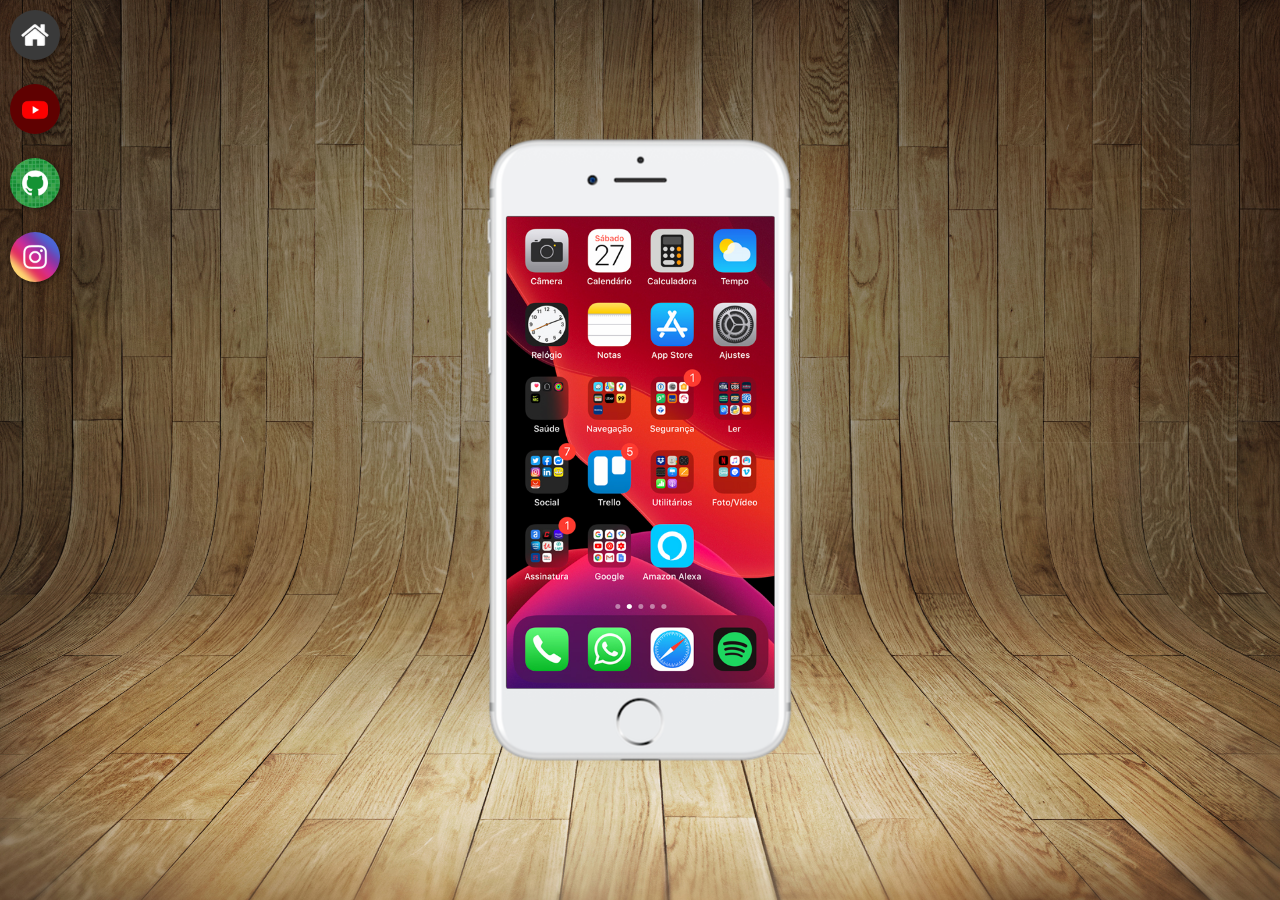
<file: index.html>
<!DOCTYPE html>
<html lang="pt-br">
<head>
    <meta charset="UTF-8">
    <meta name="viewport" content="width=device-width, initial-scale=1.0">
    <link rel="stylesheet" href="estilos/style.css">
    <link rel="shortcut icon" href="favicon.ico" type="image/x-icon">
    <title>Projeto redes sociais</title>
</head>
<body>
    <main>
        <section id="telefone">
            <iframe src="home.html" name="tela" id="tela" frameborder="0"></iframe>
        </section>
        <section id="redes-sociais">
            <a href="home.html" target="tela"> <img src="imagens/logo-home.jpg" alt="home"></a> <br>
            <a href="youtube.html" target="tela"> <img src="imagens/logo-youtube.jpg" alt="youtube"></a> <br>
            <a href="github.html" target="tela"> <img src="imagens/logo-github.jpg" alt="github"></a> <br>
            <a href="instagram.html" target="tela"> <img src="imagens/logo-instagram.jpg" alt="instagram"></a> <br>
        </section>
    </main>
</body>
</html>
</file>
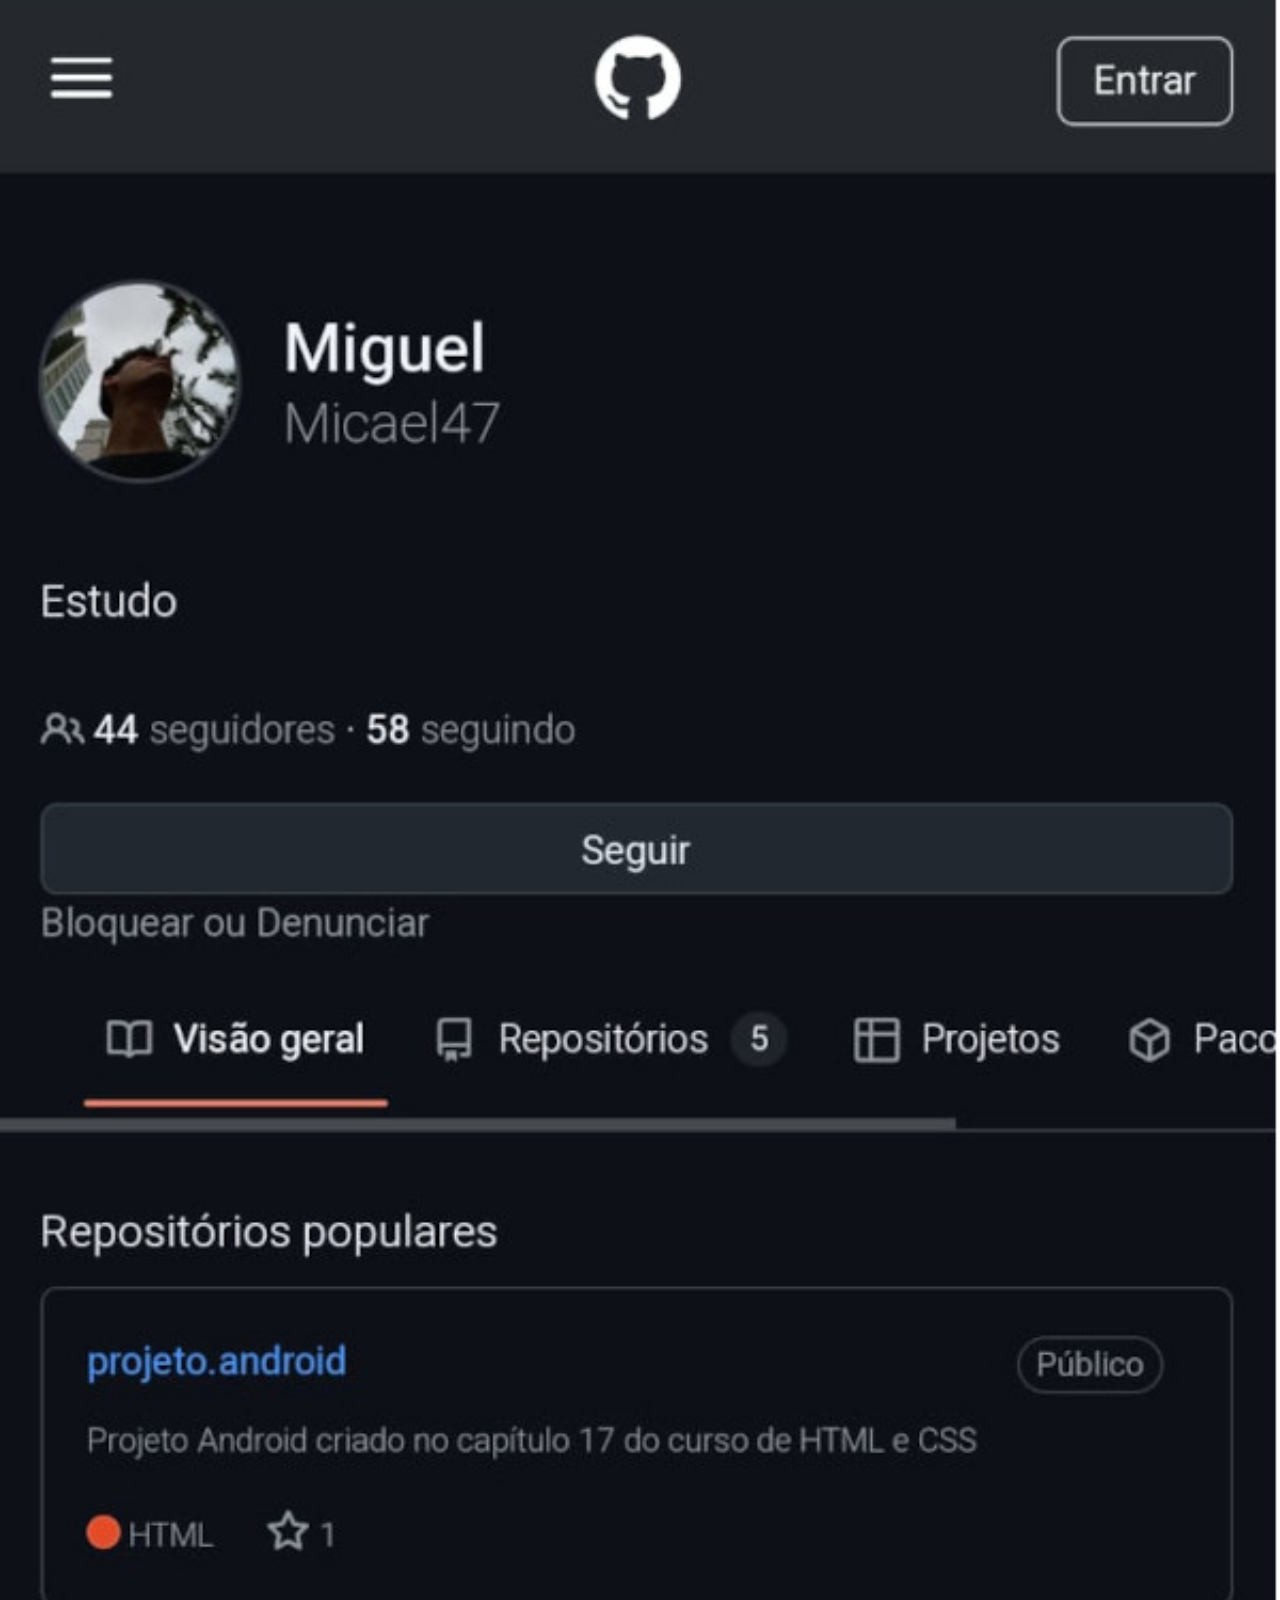
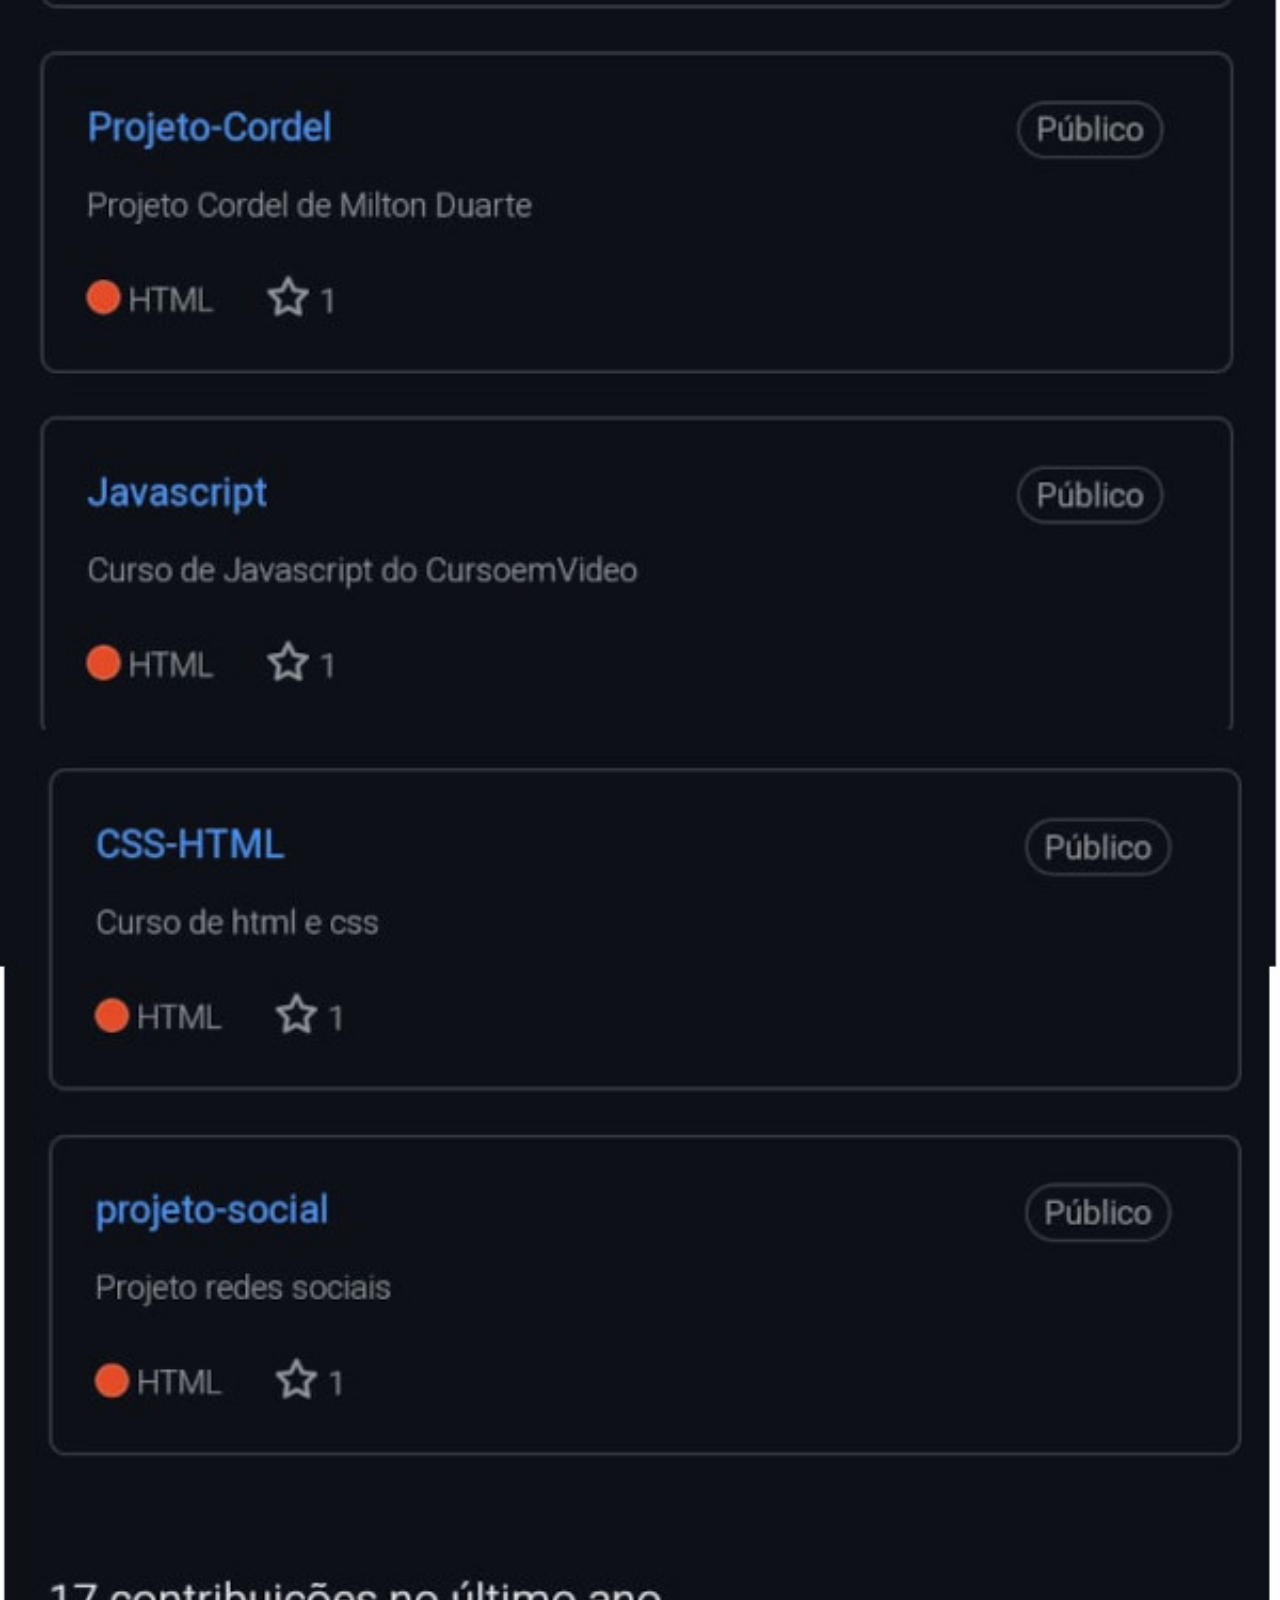
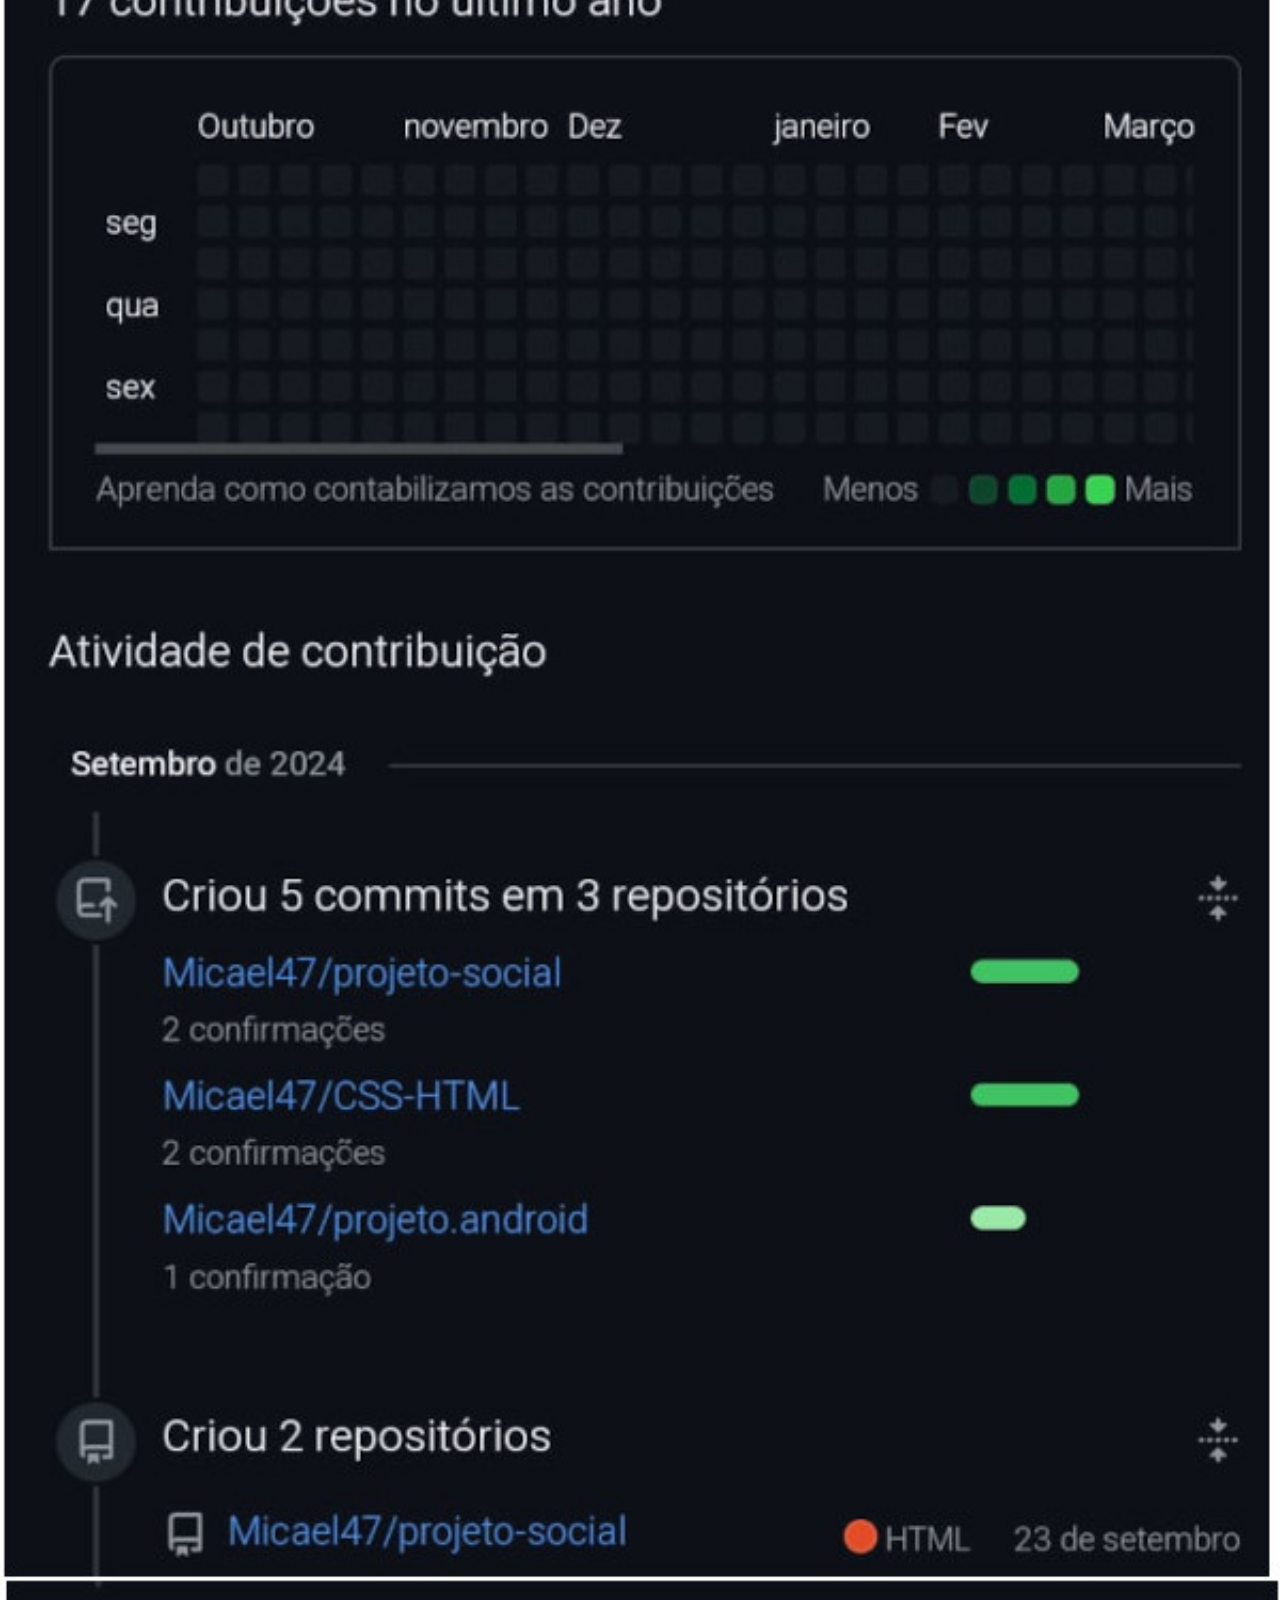
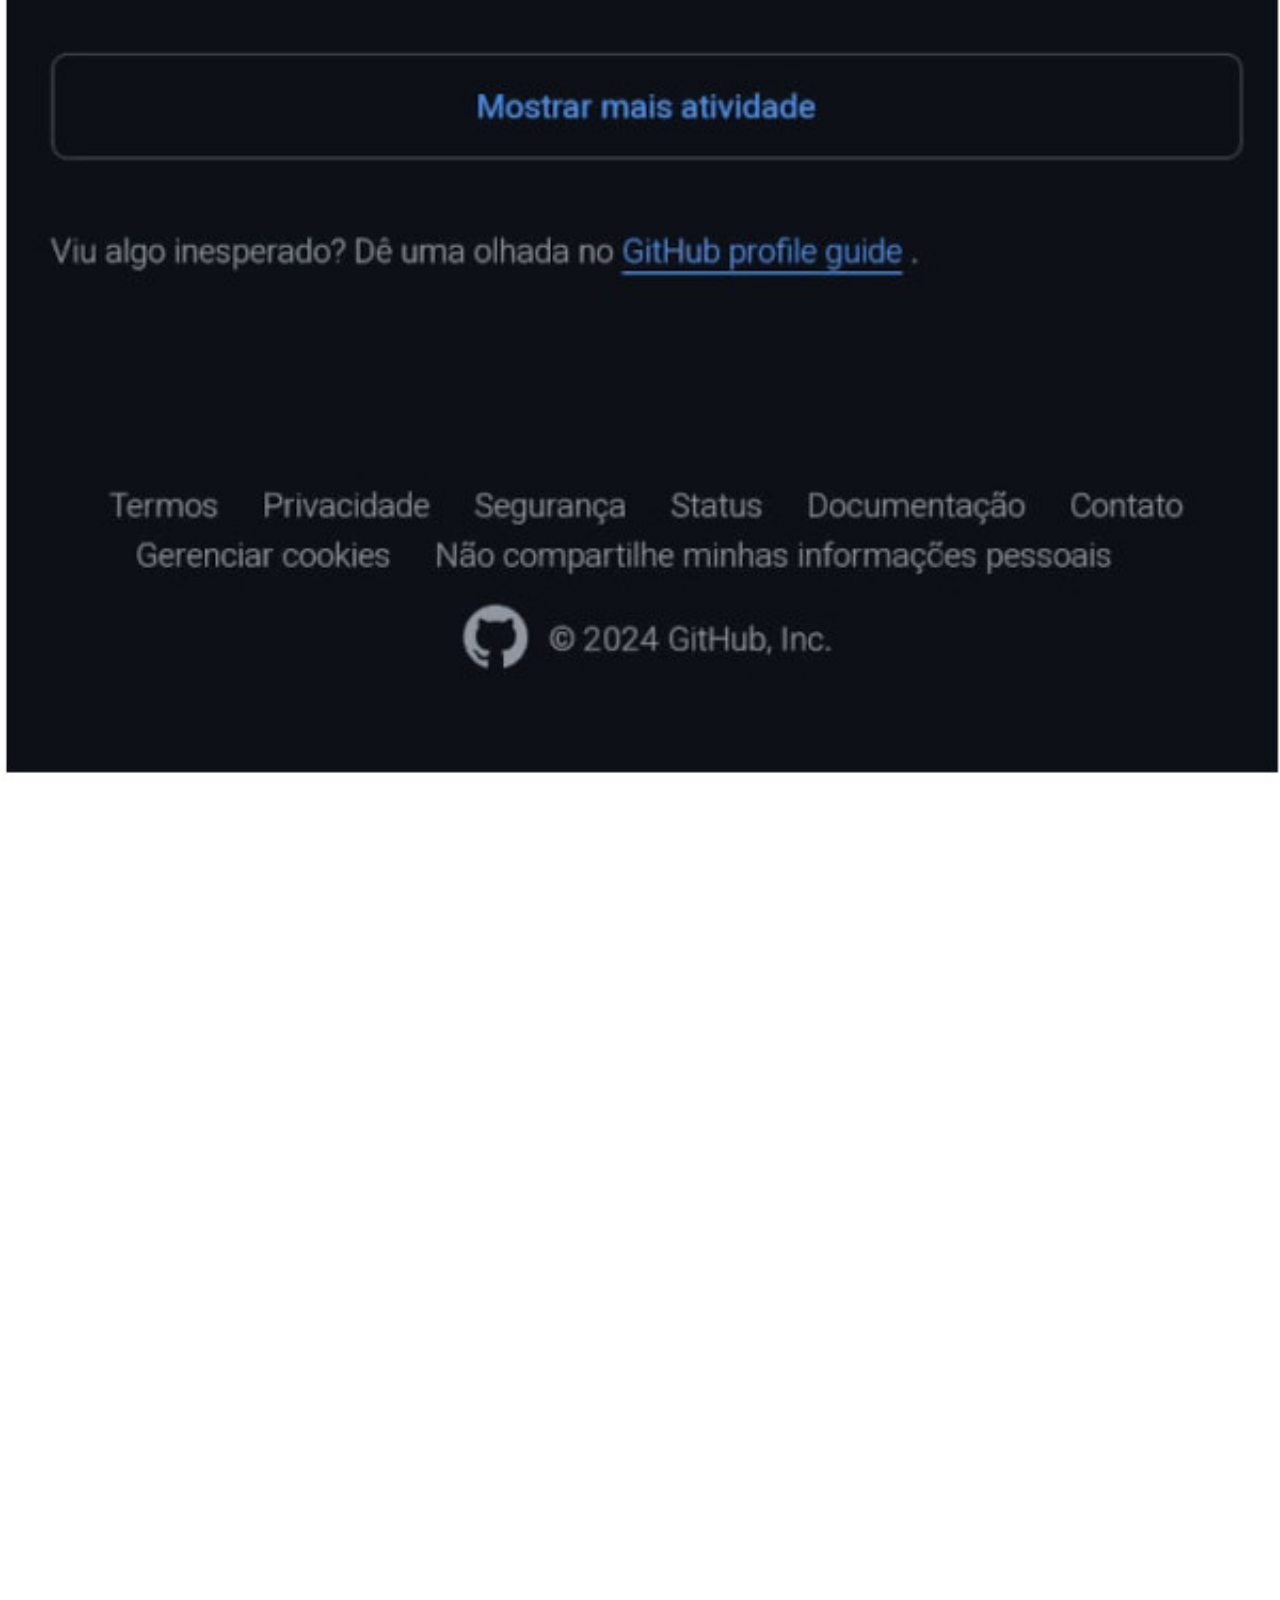
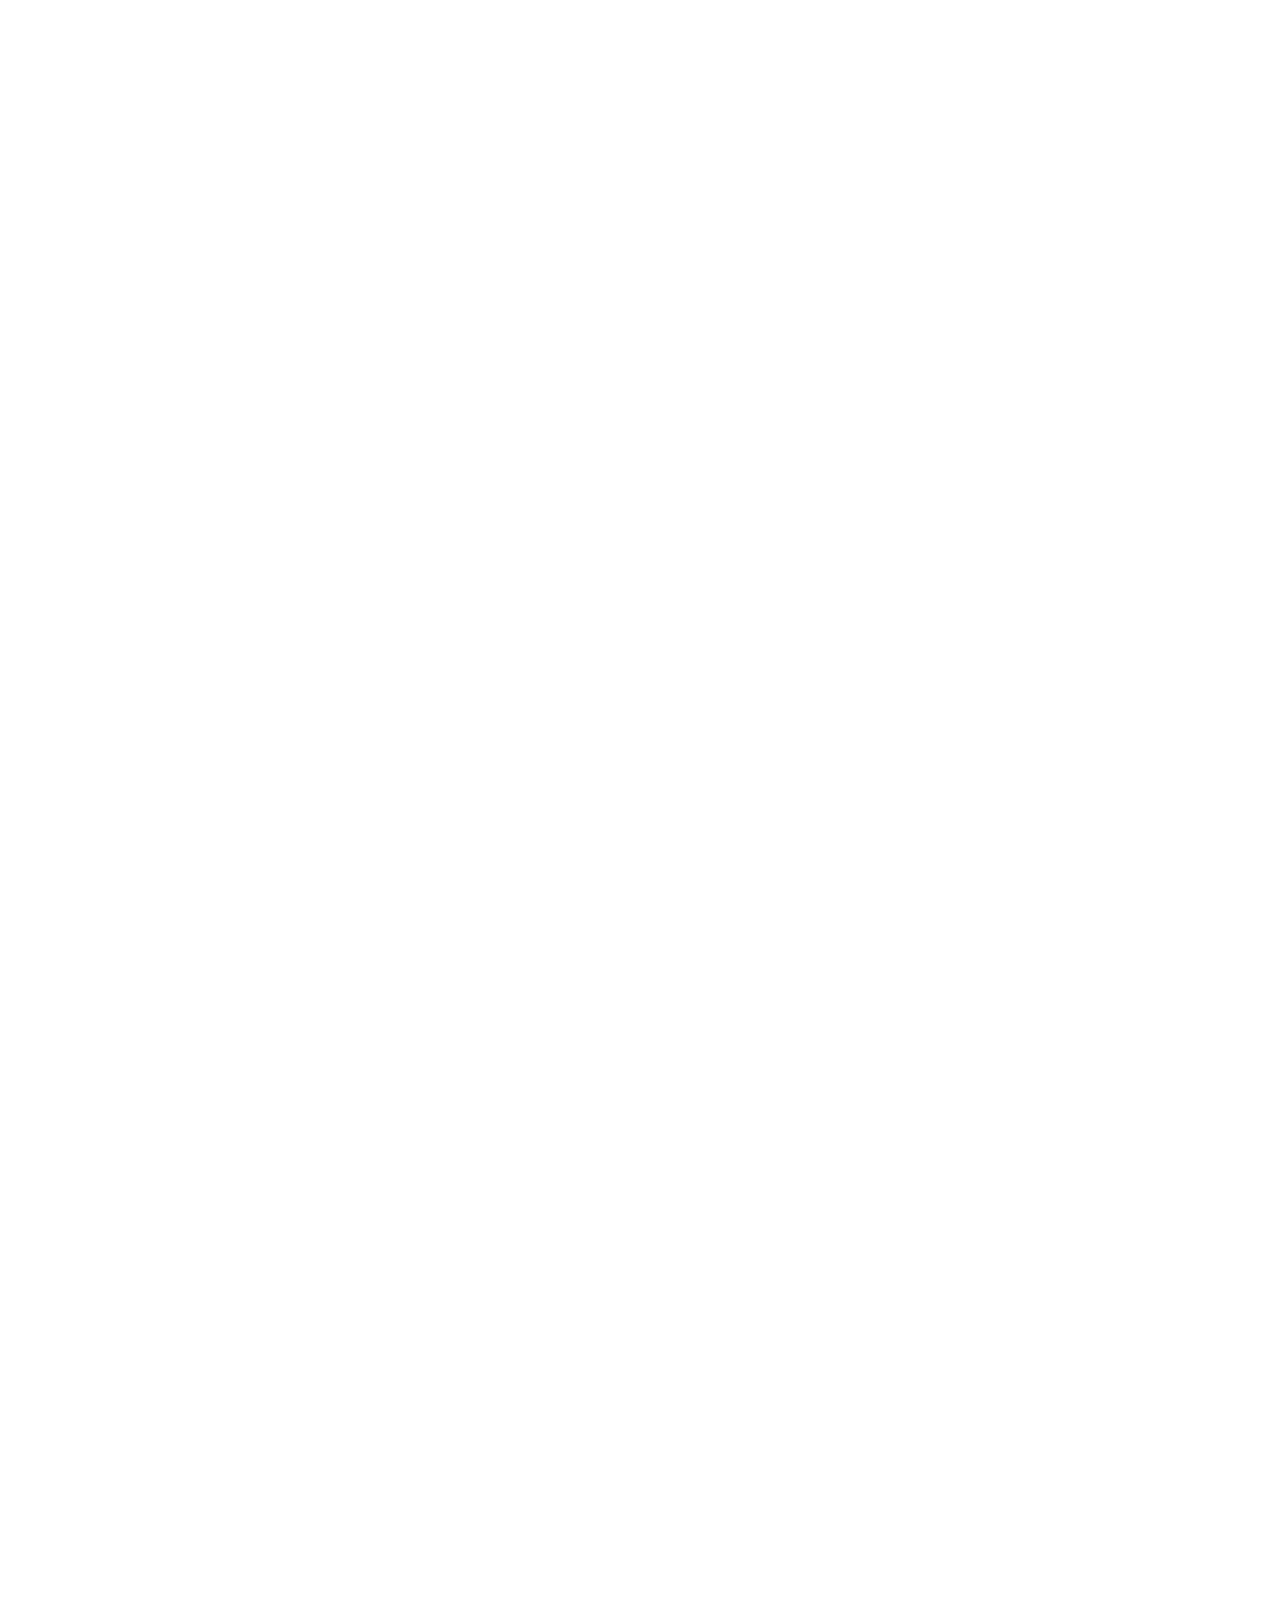
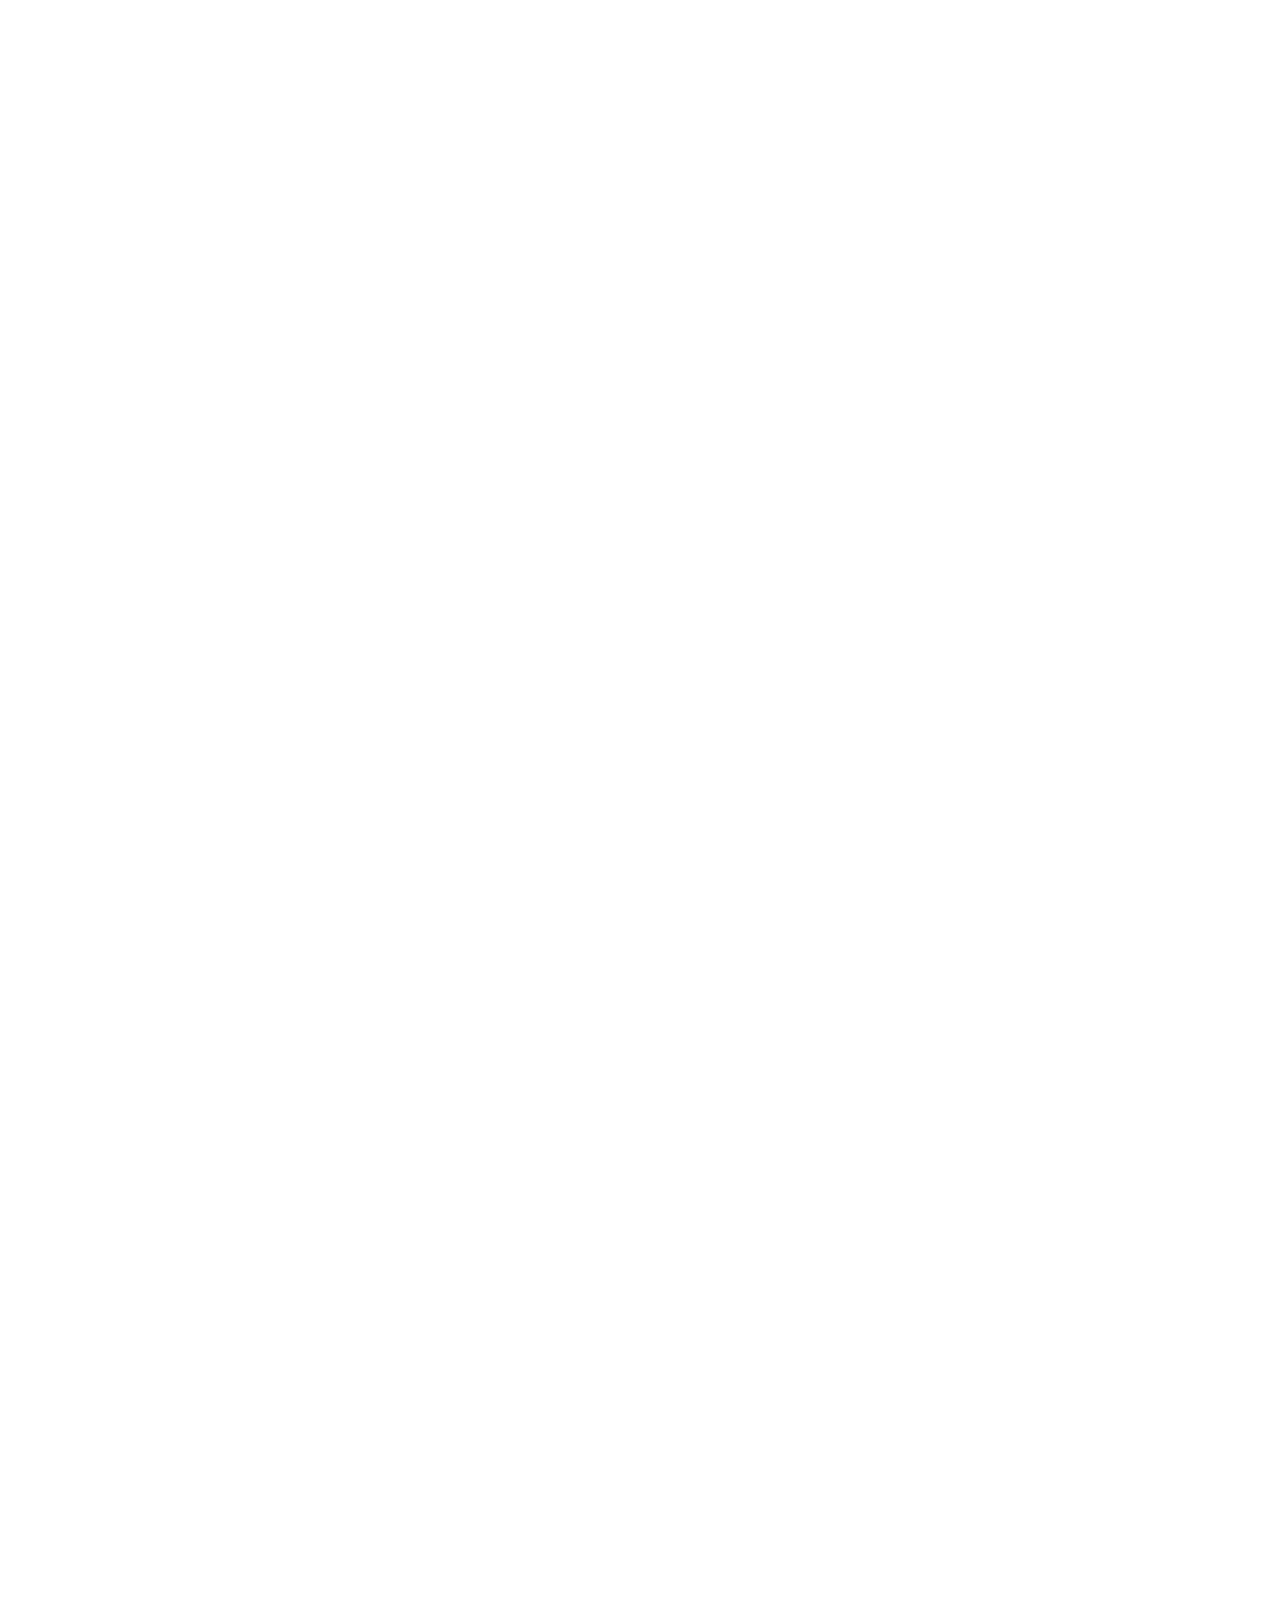
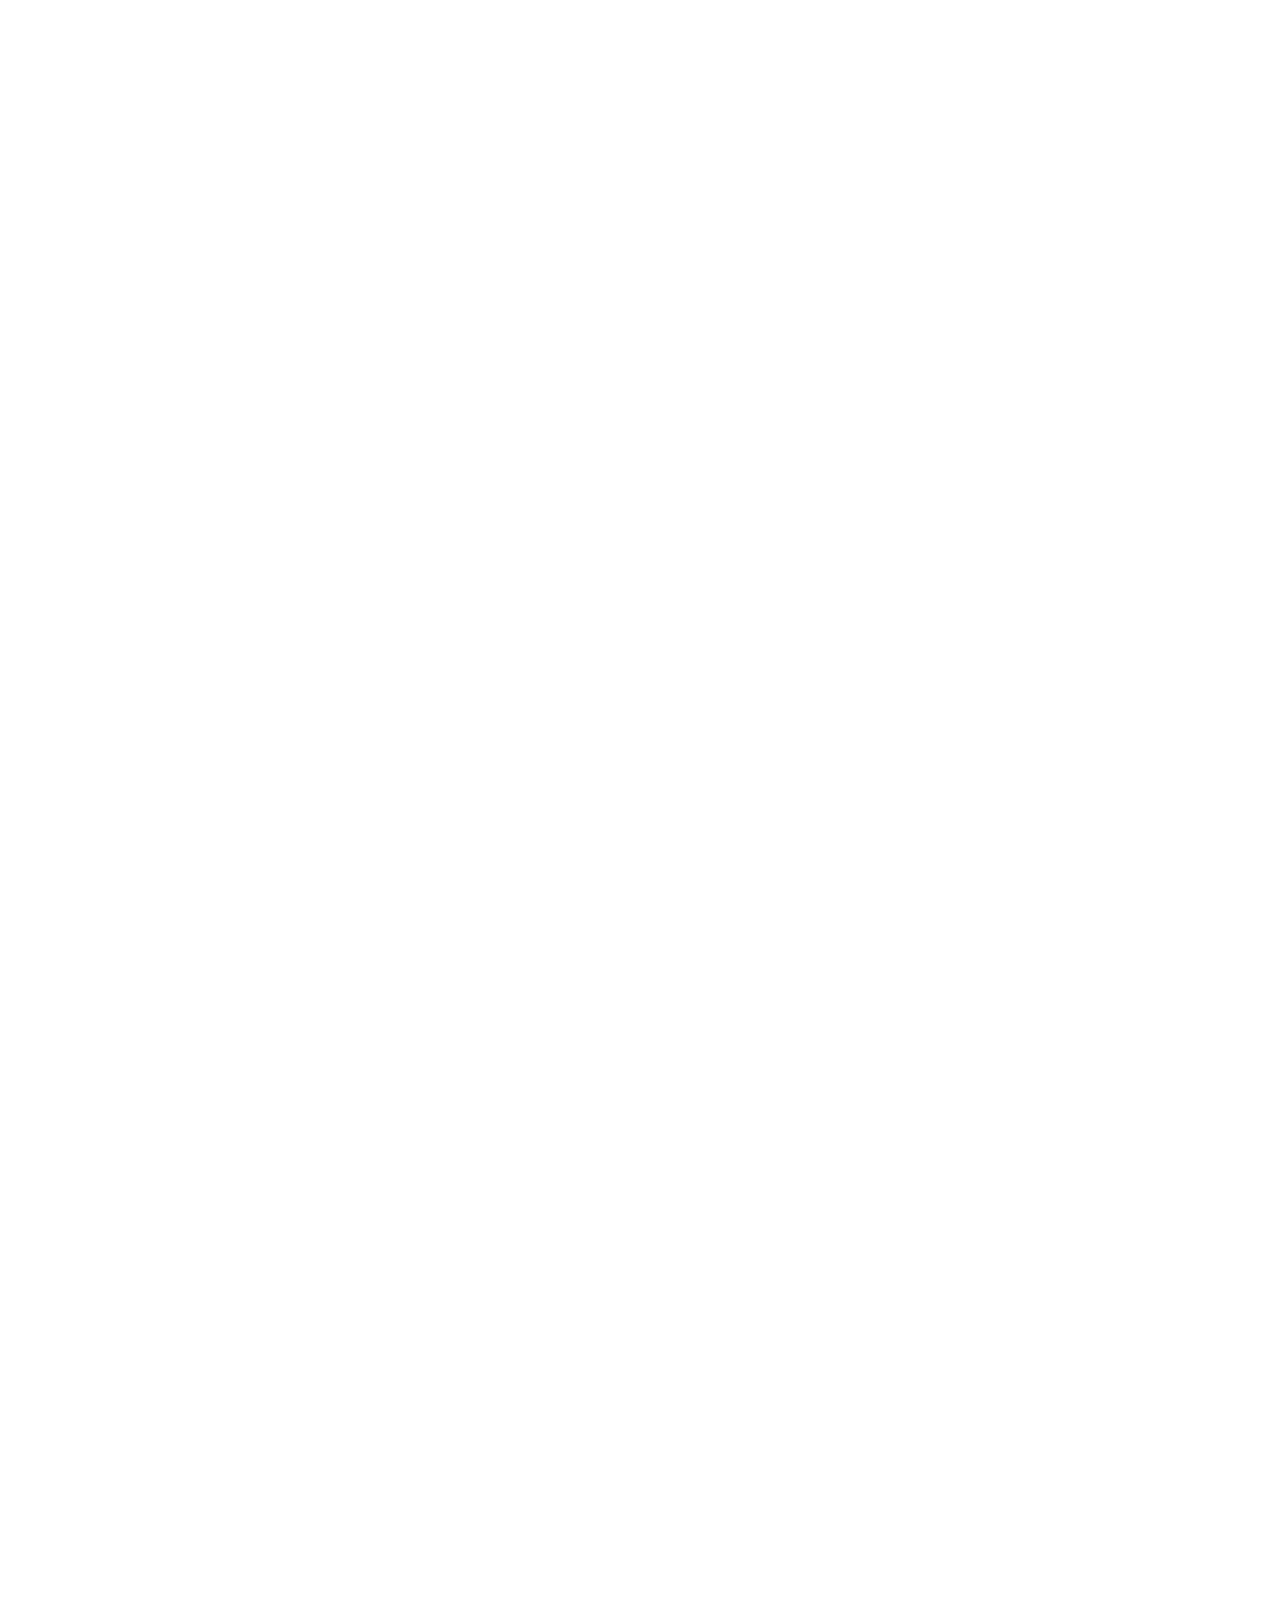
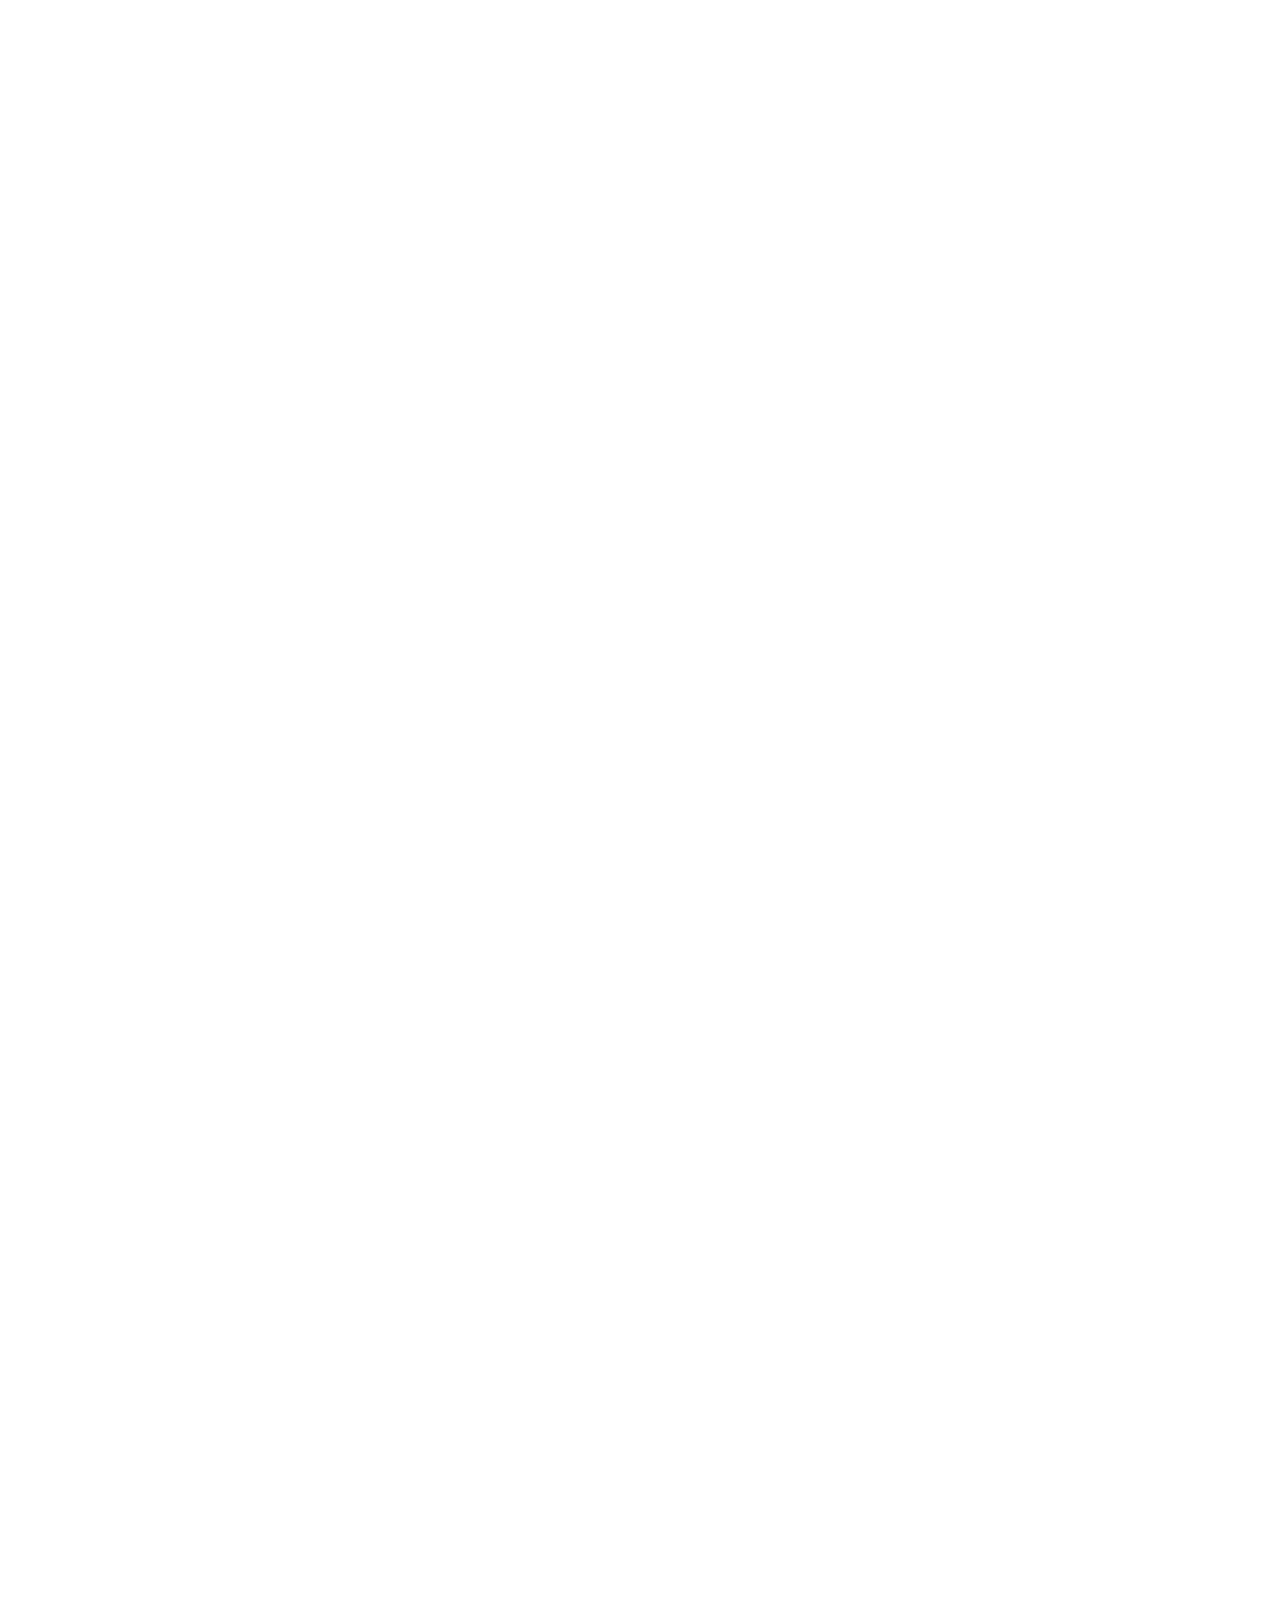
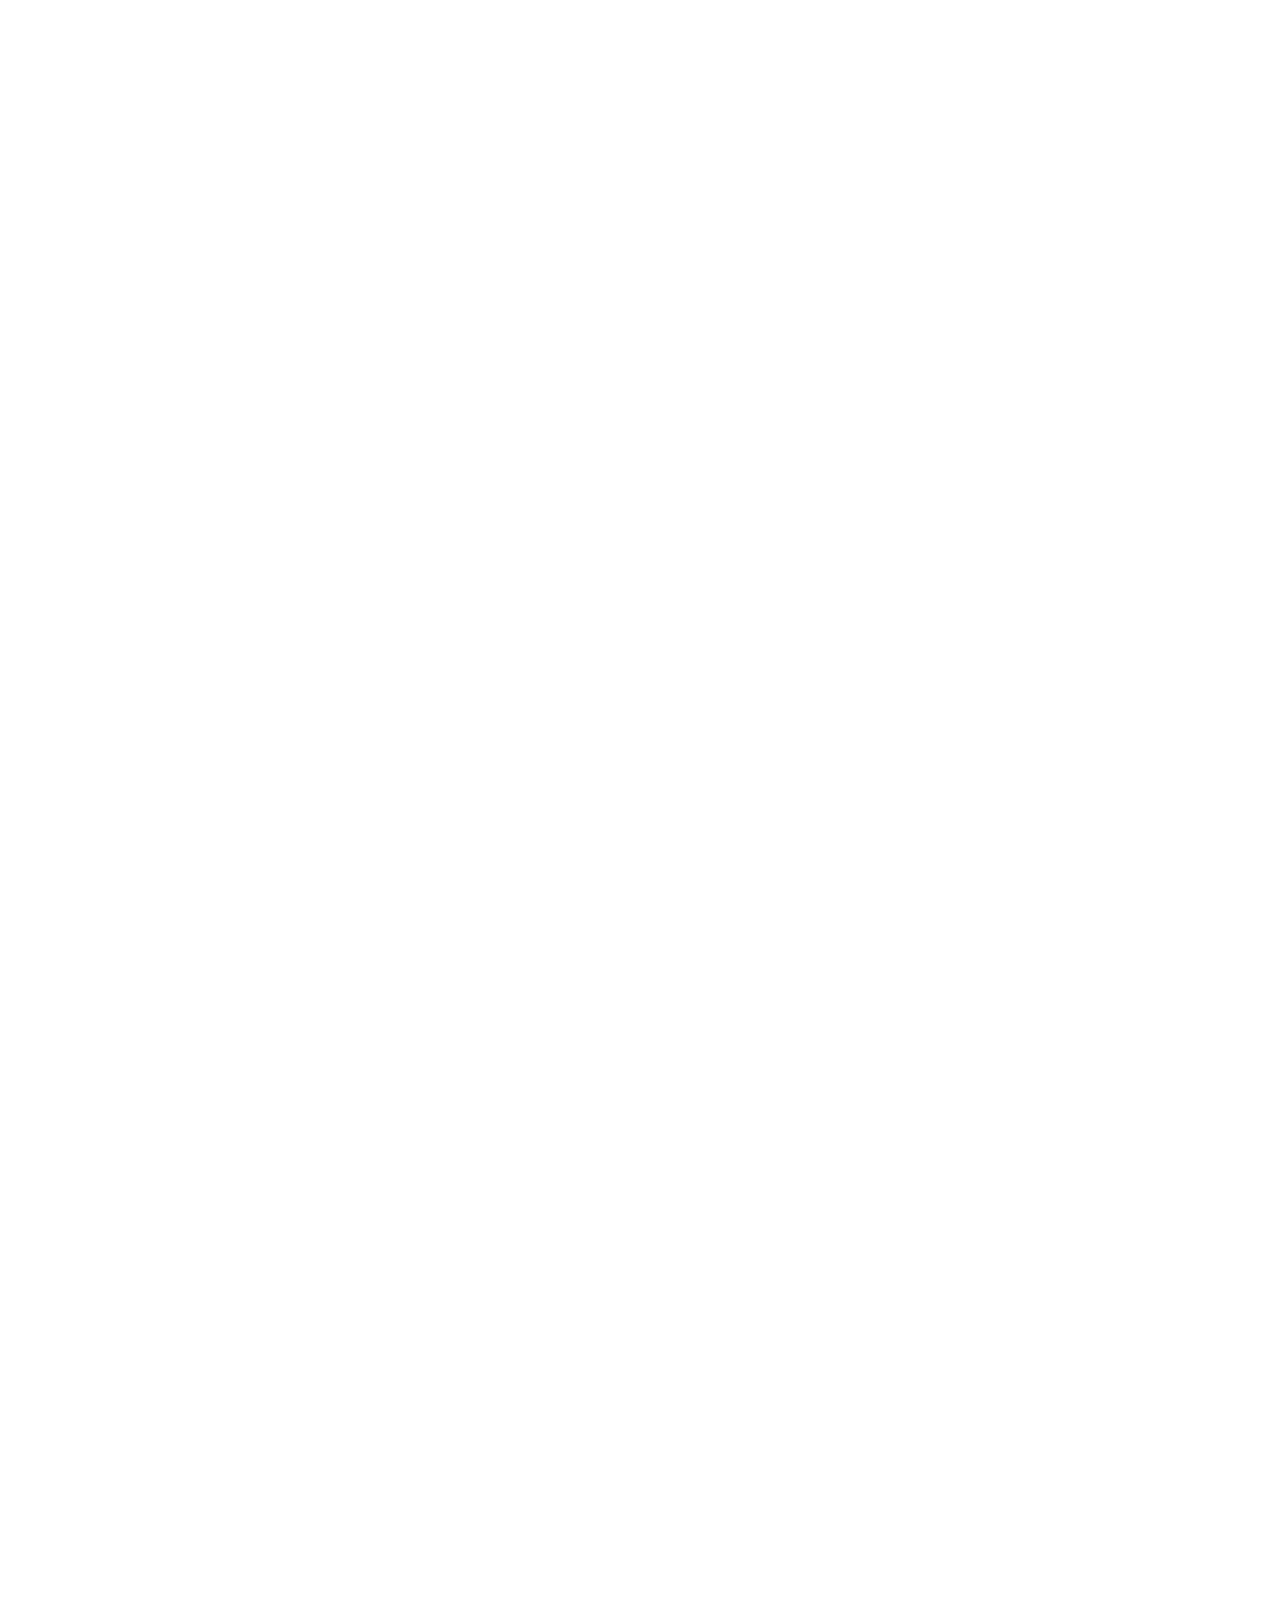
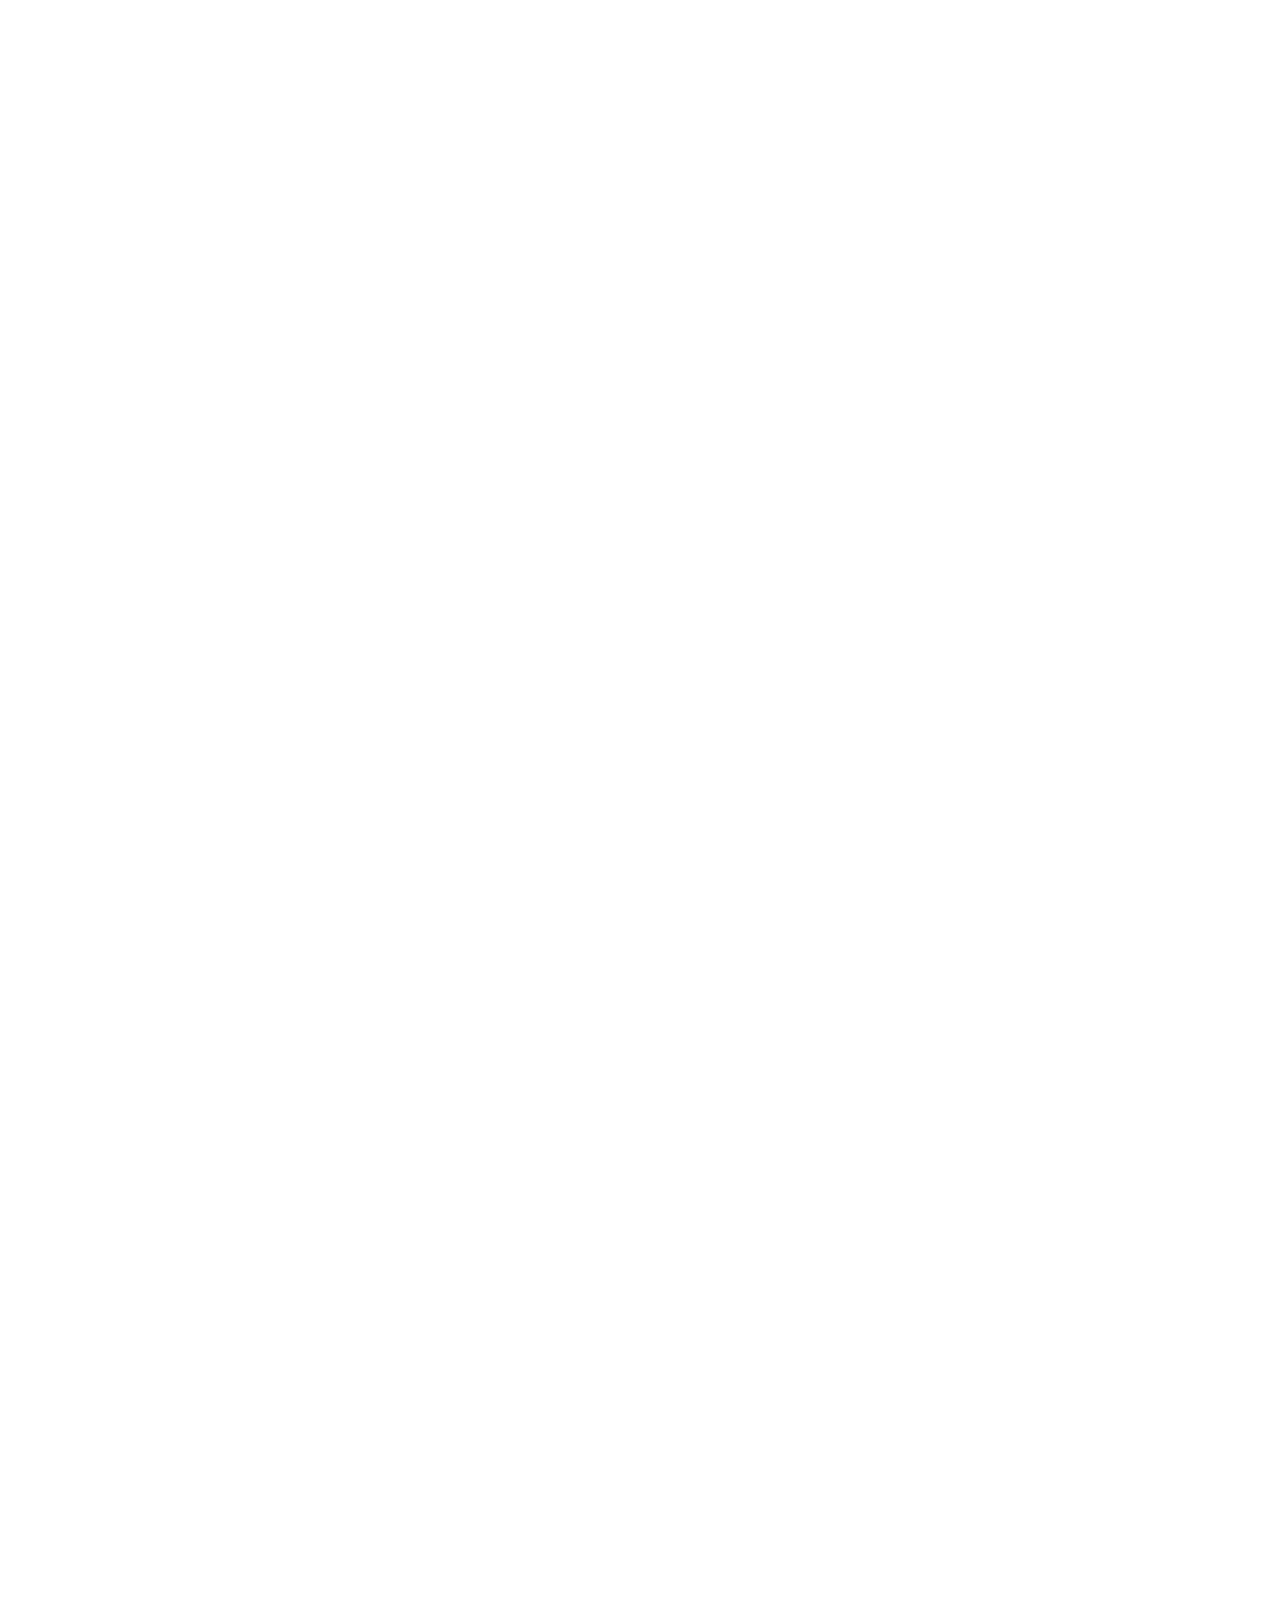
<file: github.html>
<!DOCTYPE html>
<html lang="pt-br">
<head>
    <meta charset="UTF-8">
    <meta name="viewport" content="width=device-width, initial-scale=1.0">
    <title>Github</title>
    <link rel="stylesheet" href="estilos/social.css">
</head>
<body>
    <img src="imagens/tela-meu-github.jpg" alt="github">
    <a href="https://github.com/gustavoguanabara" target="_blank">ACESSE</a>
</body>
</html>
</file>
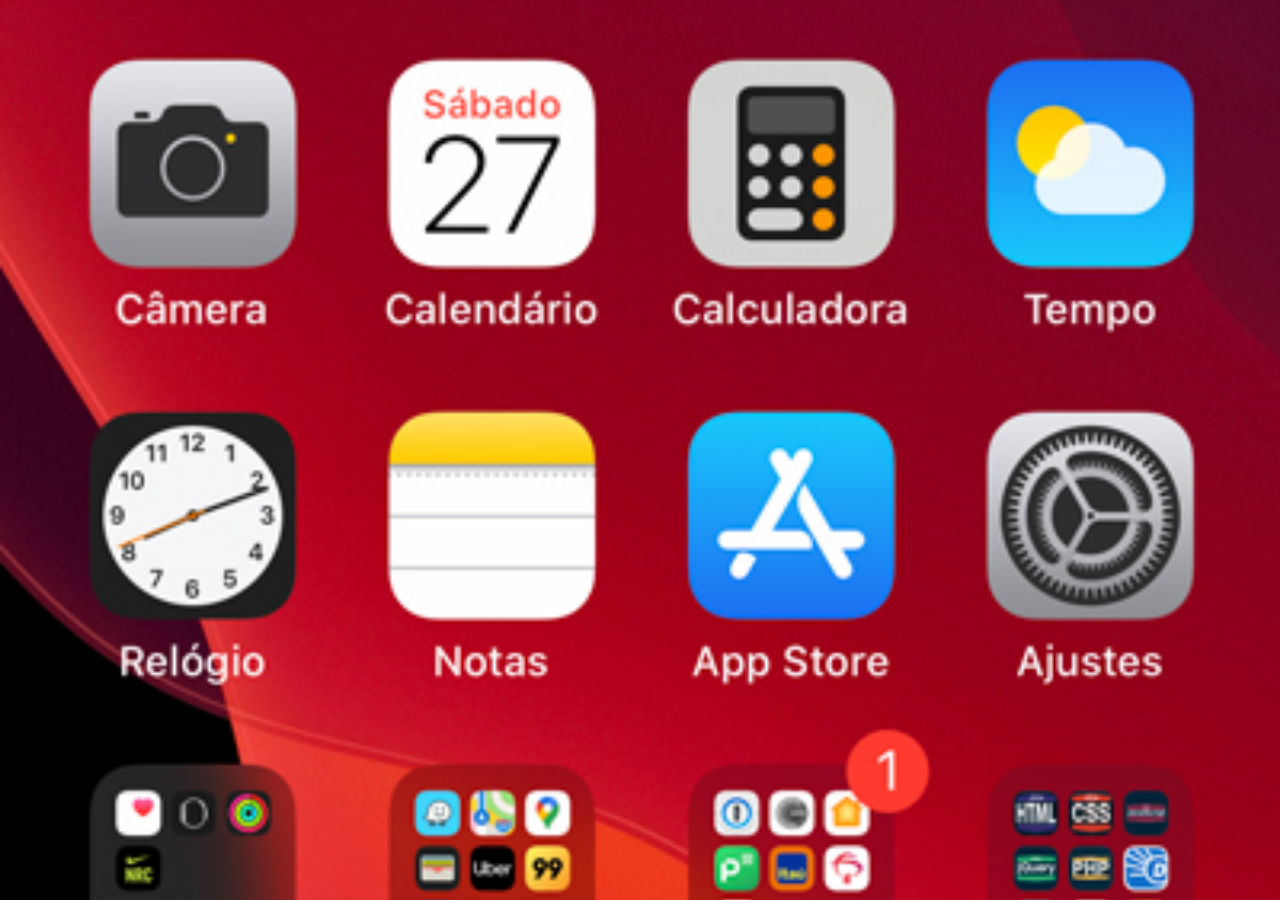
<file: home.html>
<!DOCTYPE html>
<html lang="pt-br">
<head>
    <meta charset="UTF-8">
    <meta name="viewport" content="width=device-width, initial-scale=1.0">
    <title>Home</title>
    <style>
        *{
            margin: 0px;
            padding: 0px;
        }

        body{
            width: 100vw;
            height: 100vh;
            background: black url(imagens/tela-home.jpg) no-repeat top center;
            background-size: cover;
        }
    </style>
</head>
<body>
    
</body>
</html>
</file>
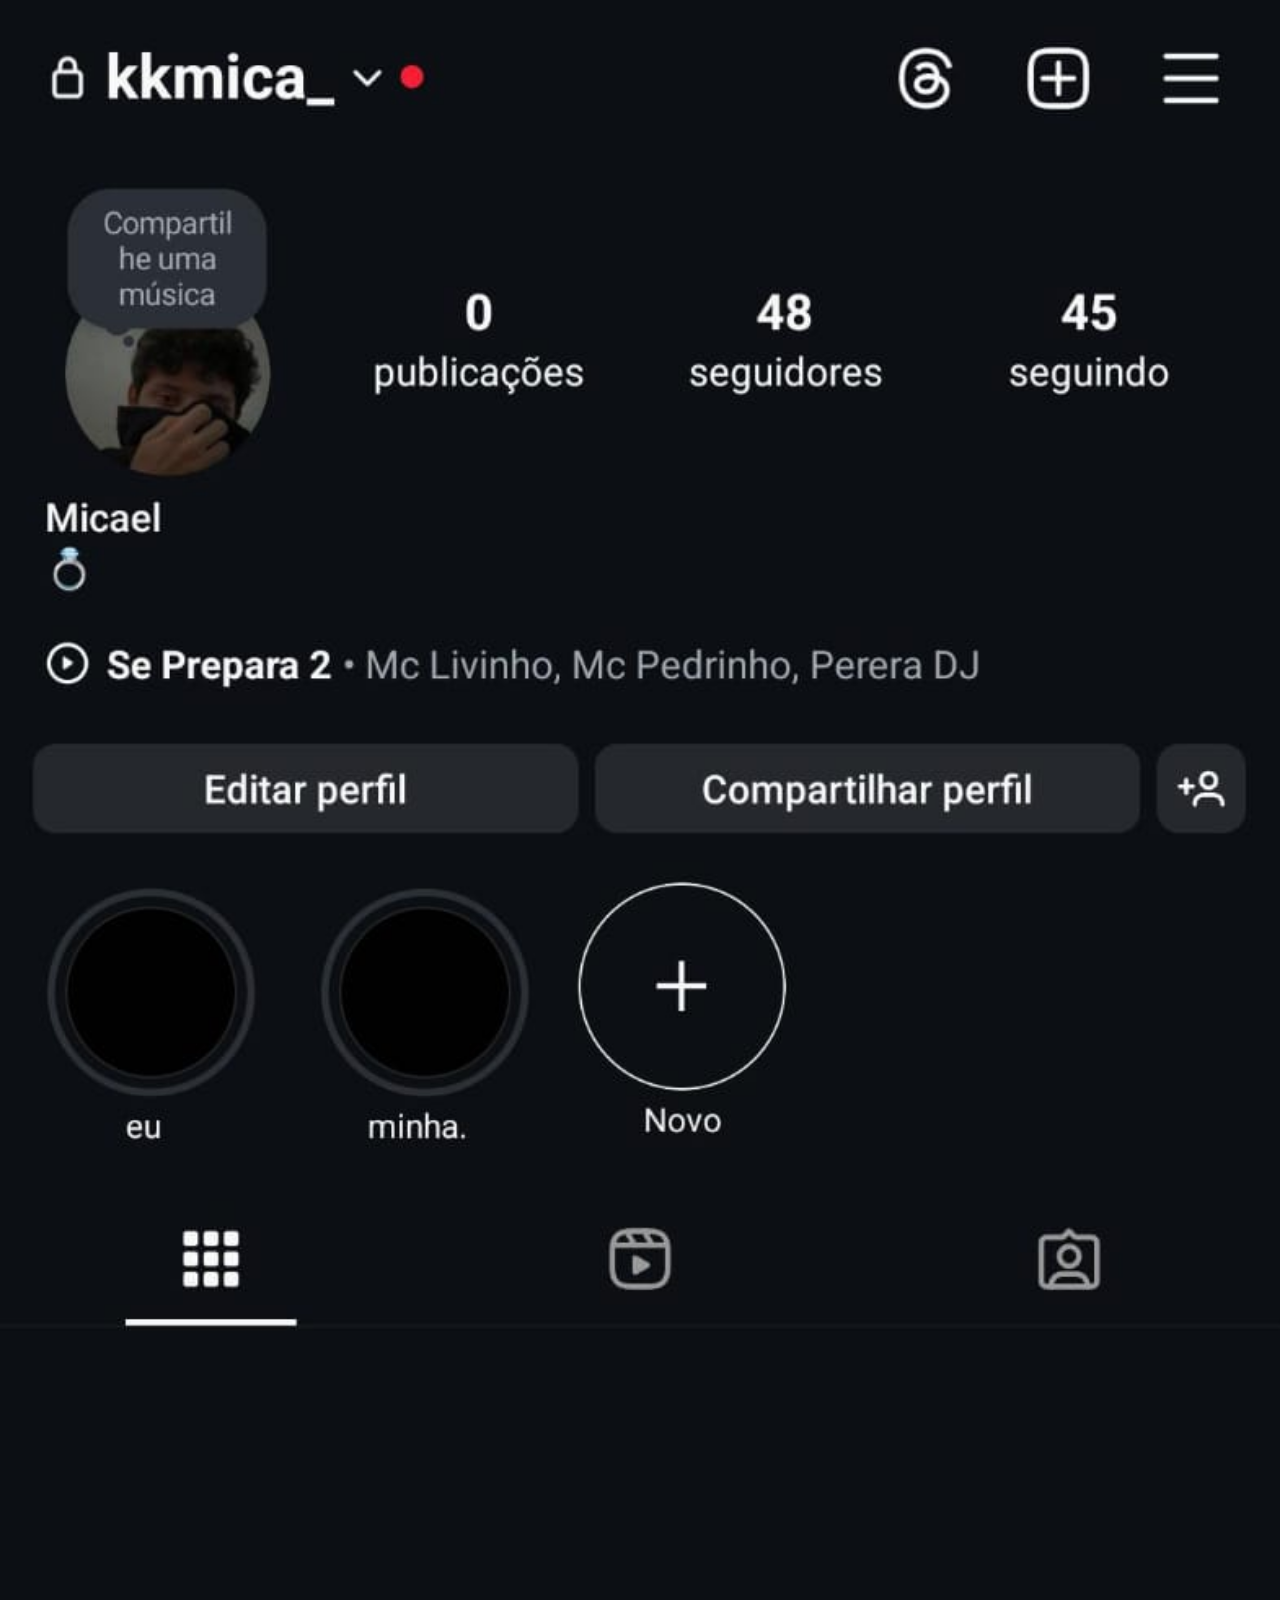
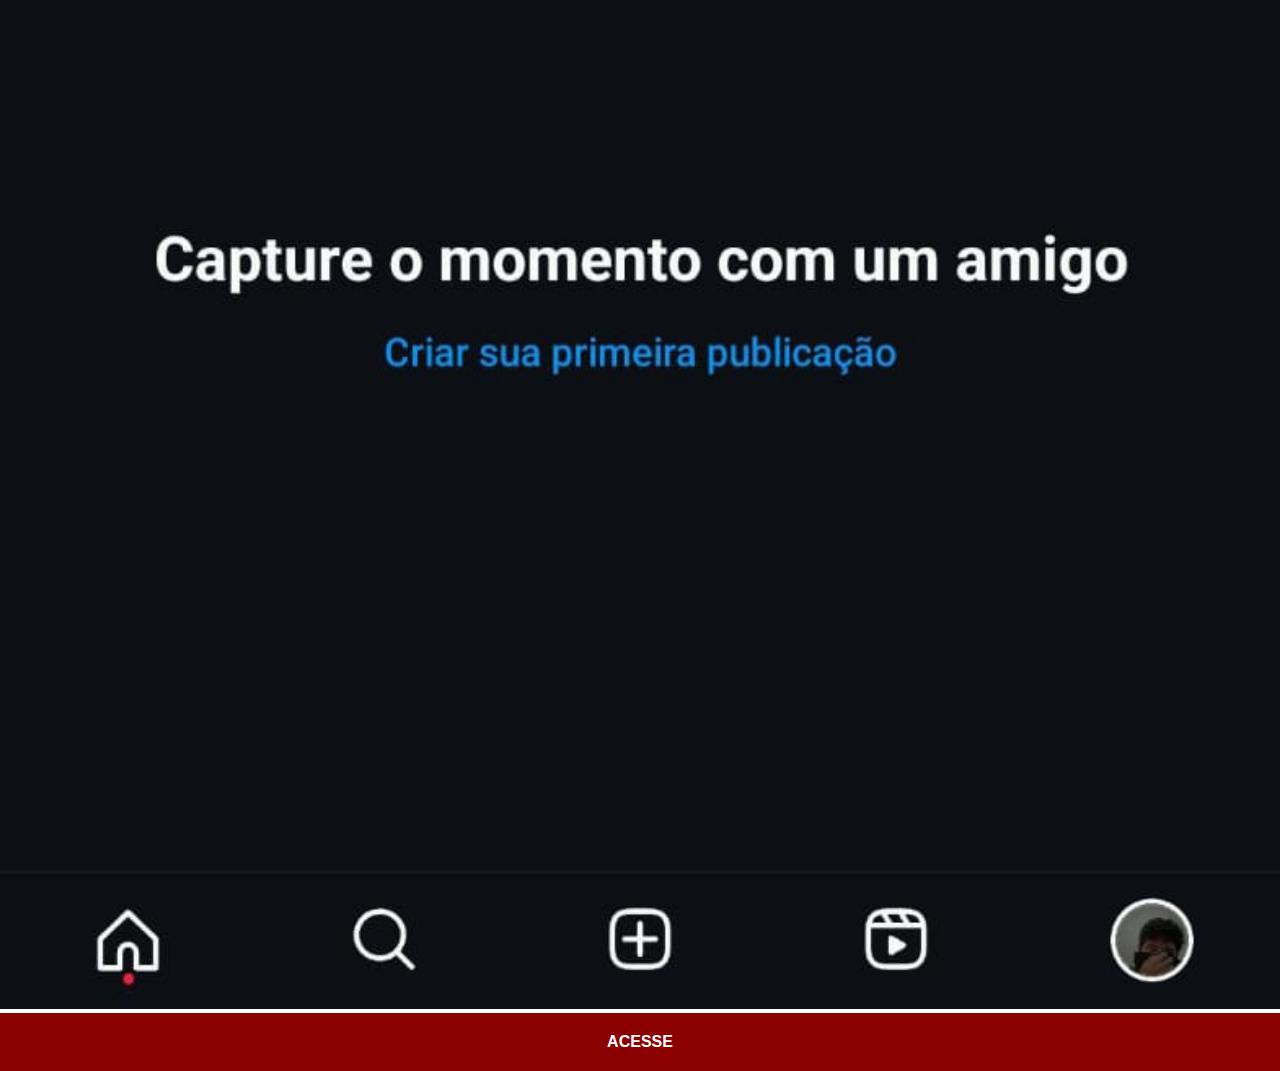
<file: instagram.html>
<!DOCTYPE html>
<html lang="pt-br">
<head>
    <meta charset="UTF-8">
    <meta name="viewport" content="width=device-width, initial-scale=1.0">
    <title>instagram</title>
    <link rel="stylesheet" href="estilos/social.css">
</head>
<body>
    <img src="imagens/tela-meu-instagram.jpg" alt="instagram">
    <a href="https://www.instagram.com/gustavoguanabara/" target="_blank">ACESSE</a>
</body>
</html>
</file>
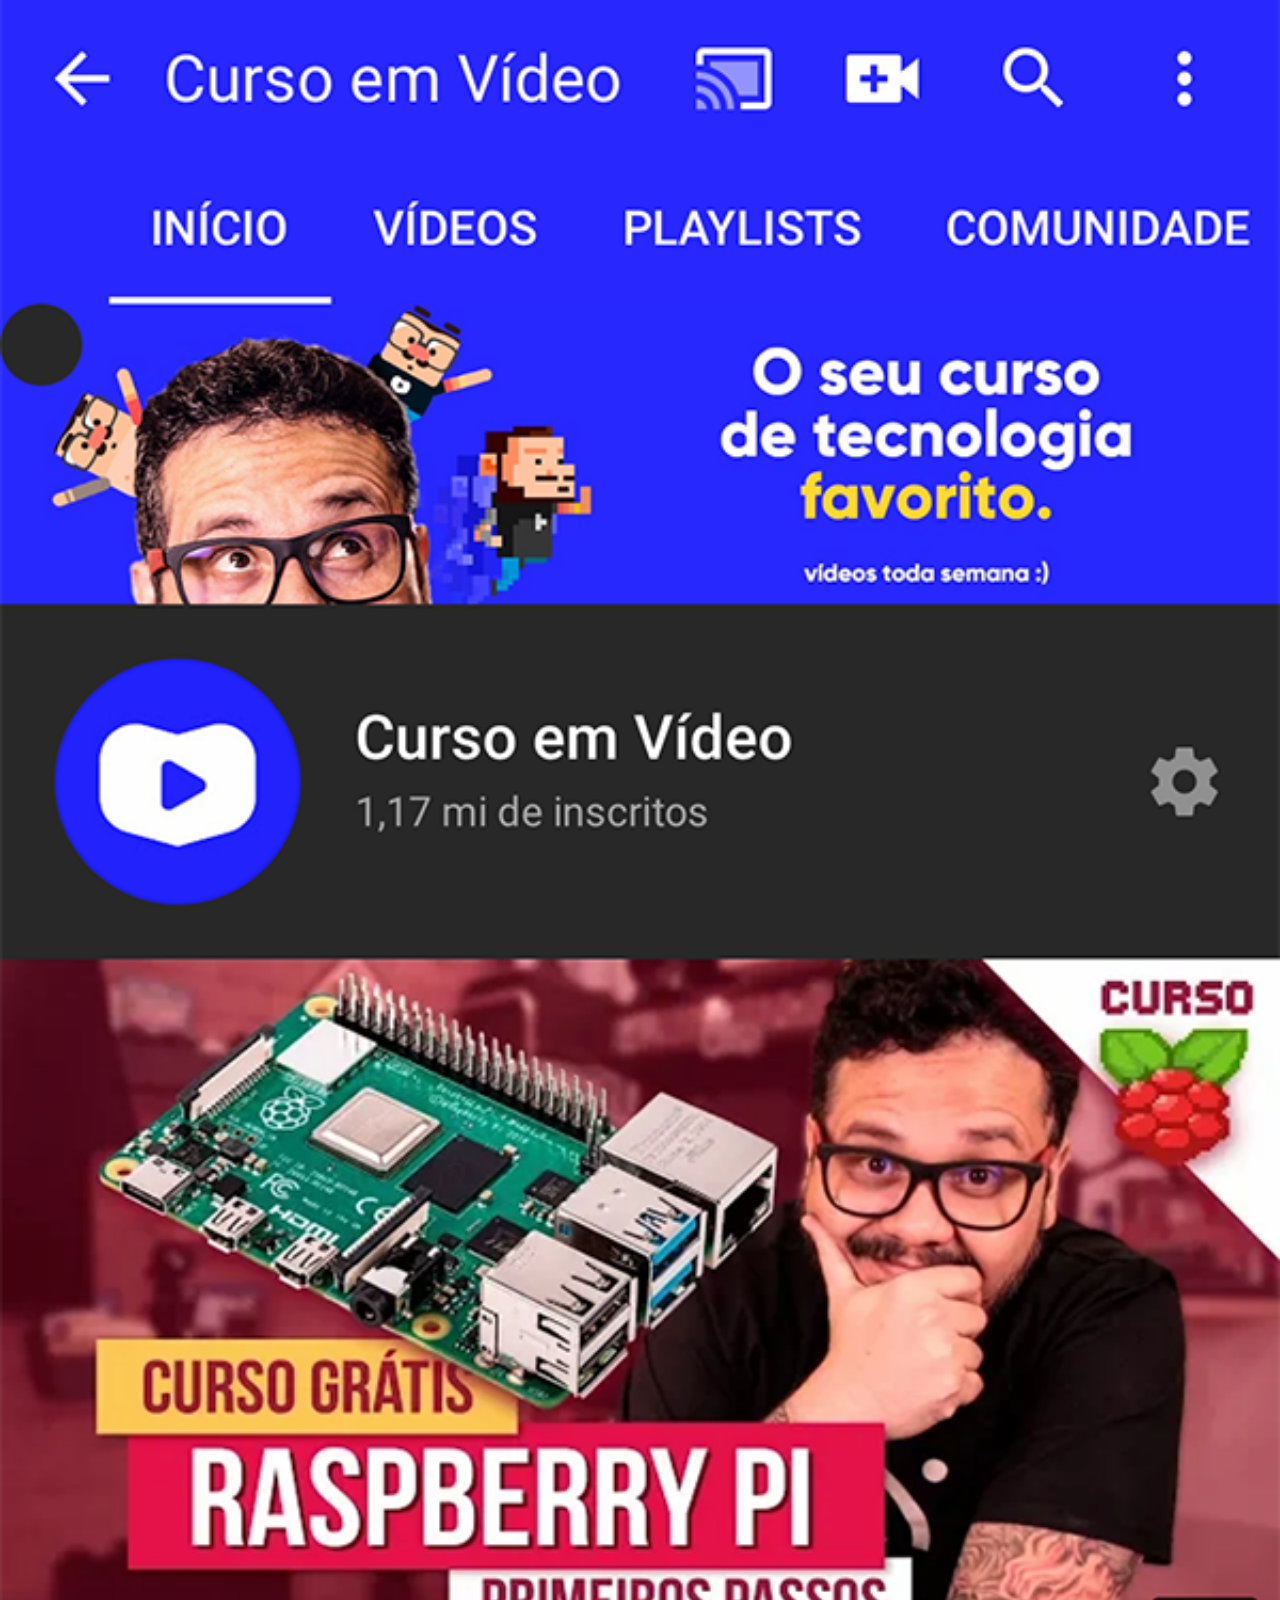
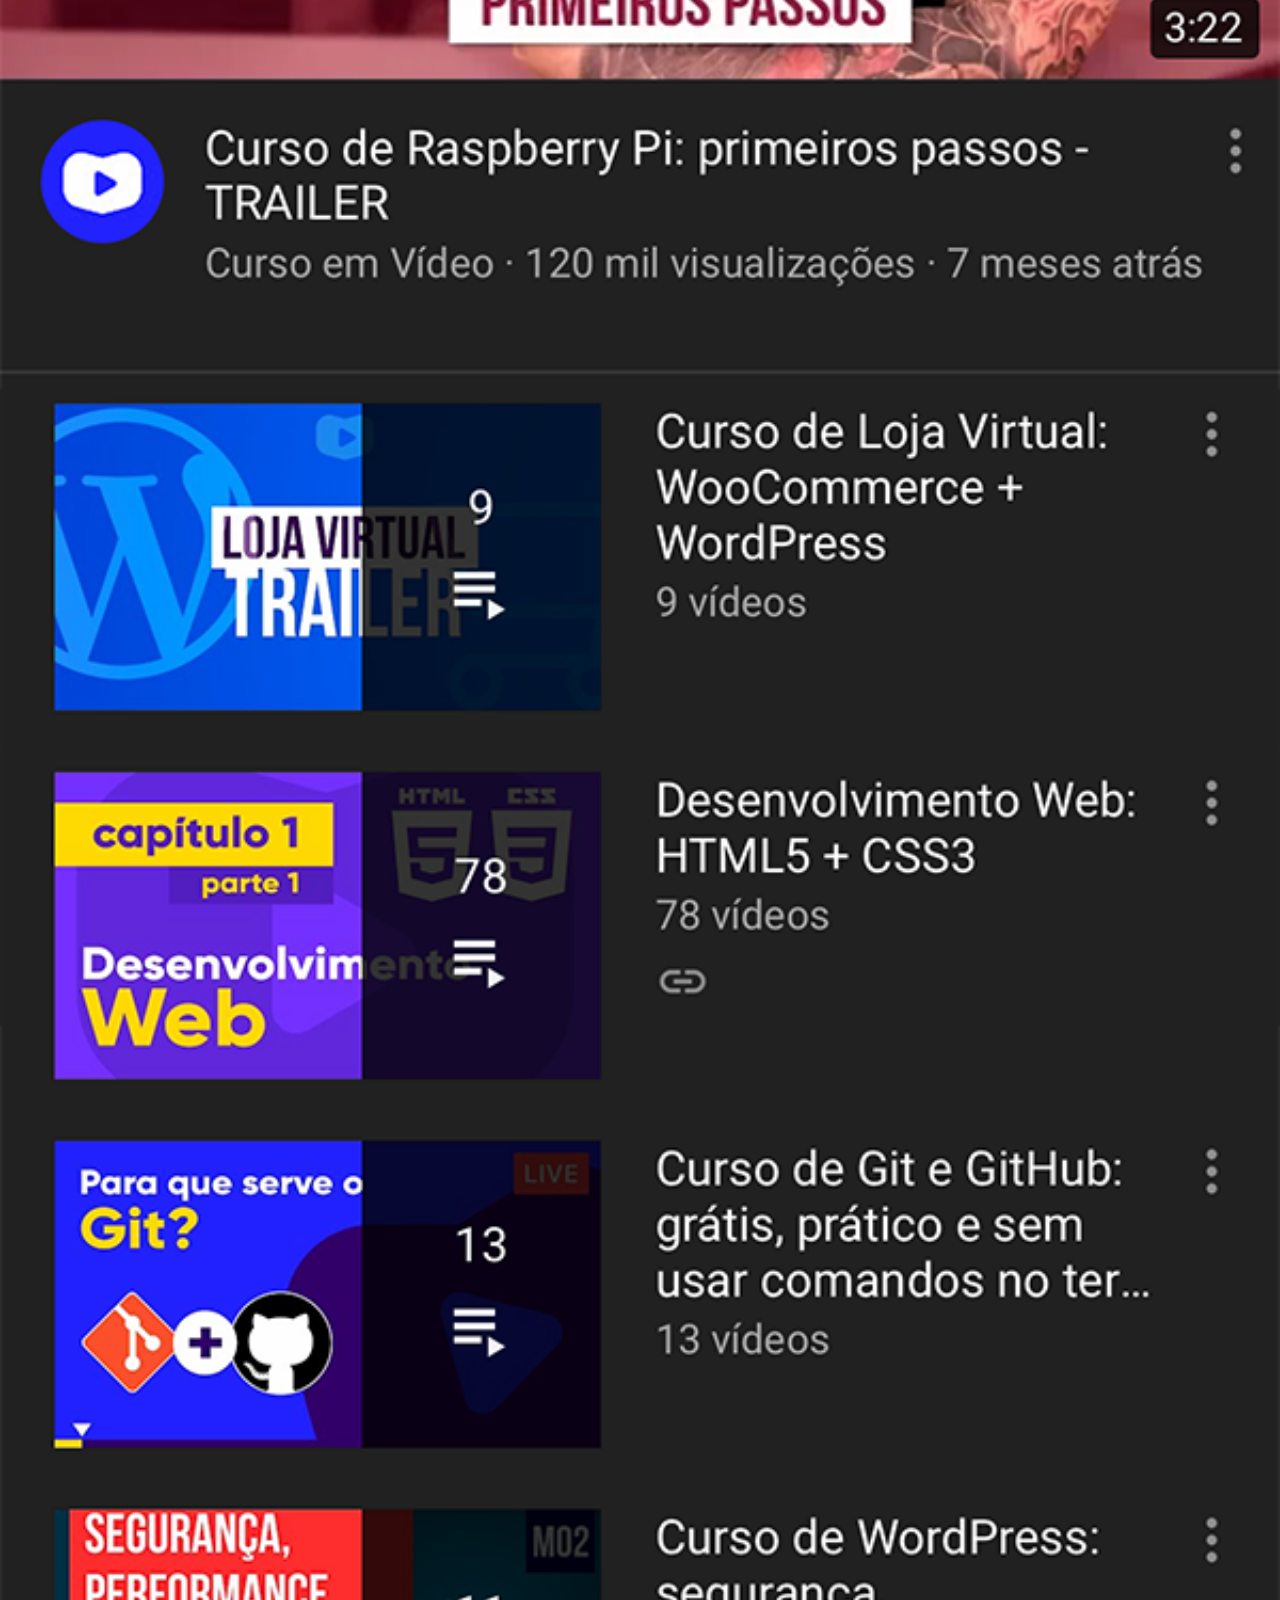
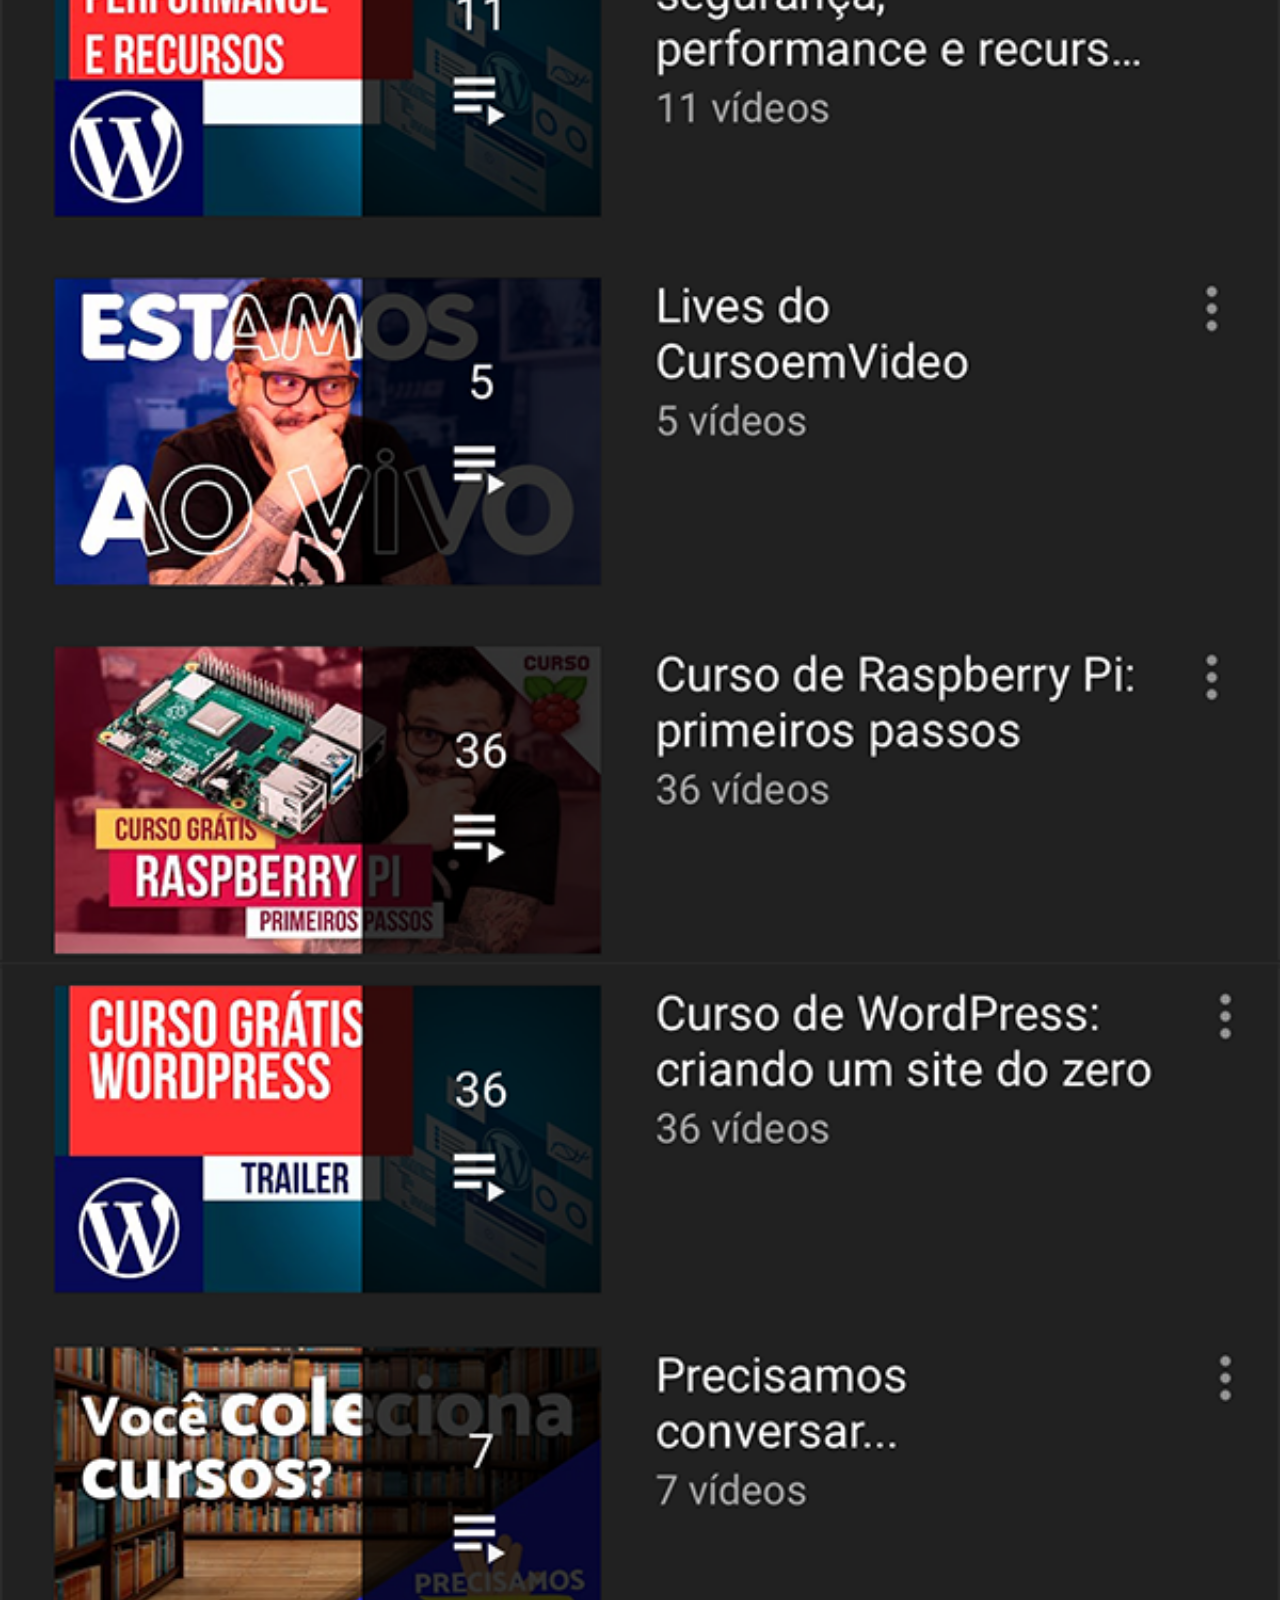
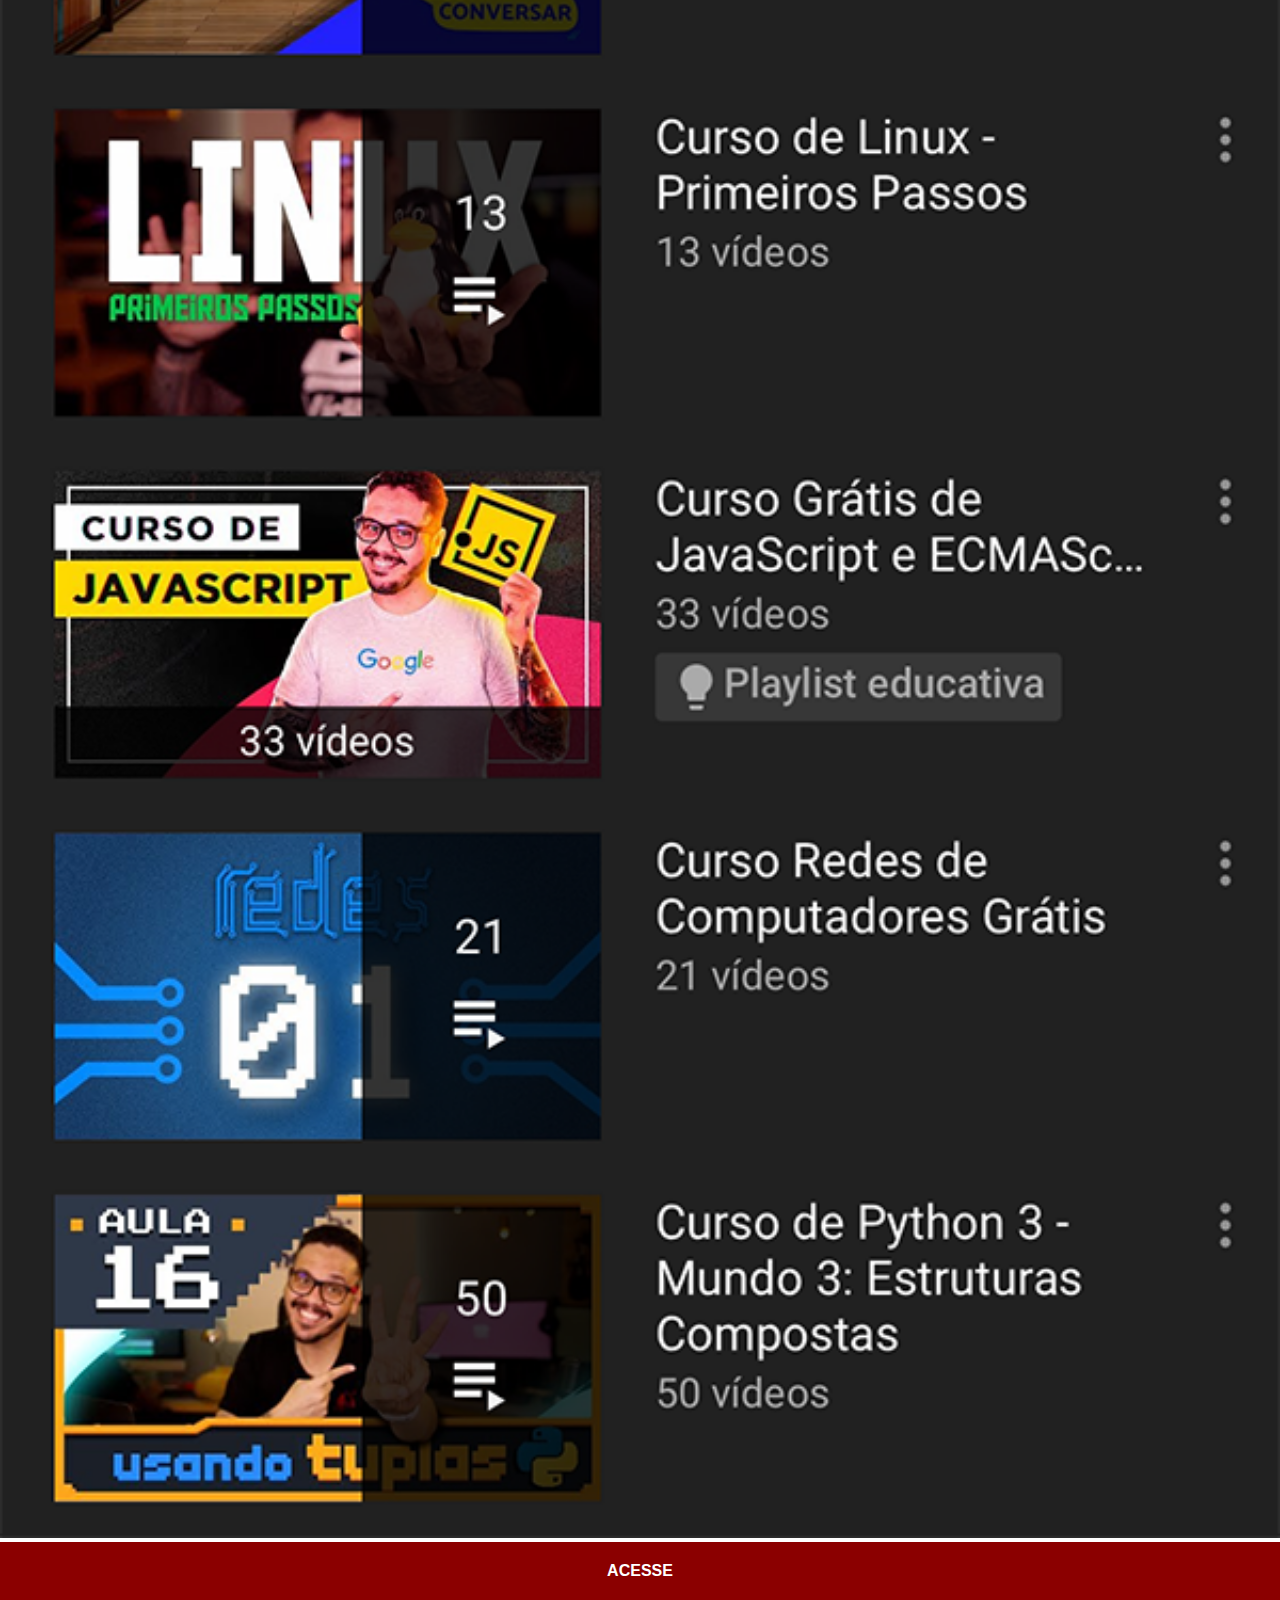
<file: youtube.html>
<!DOCTYPE html>
<html lang="pt-br">
<head>
    <meta charset="UTF-8">
    <meta name="viewport" content="width=device-width, initial-scale=1.0">
    <title>Youtube</title>
    <link rel="stylesheet" href="estilos/social.css">
</head>
<body>
    <img src="imagens/tela-youtube.png" alt="tela-do-youtube">
    <a href="https://www.youtube.com/c/CursoemV%C3%ADdeo/playlists" target="_blank">ACESSE</a>
</body>
</html>
</file>
<file: estilos/style.css>
@charset "UTF-8";

*{
    margin: 0px;
    padding: 0px;
}

html, body{
    width: 100vw;
    height: 100vh;
    background-color: black;
}

body{
    background: url(../imagens/fundo-madeira.jpg) no-repeat top center;
    background-size: cover;
    background-attachment: fixed;
}

main{
    height: 100vh;
    position: relative;
}

section#telefone{
    position: absolute;
    width: 311px;
    height: 627px;
    background: url(../imagens/frame-iphone.png);
    top: 50%;
    left: 50%;
    transform: translate(-50%, -50%);
}

iframe#tela{
    position: relative;
    top: 80px;
    left: 22px;
    width: 268px;
    height: 472px;
}

section#redes-sociais{
    text-align: left;
}

section#redes-sociais img{
    width: 50px;
    margin: 10px;
    border-radius: 50%;
    box-shadow: 2px 2px 5px rgba(0, 0, 0, 0.400);
}

section#redes-sociais img:hover{
    transform: translate(3px, 3px);
    transition: transform .3s;
    box-shadow: 5px 5px 10px rgba(0, 0, 0, 0.400);
}
</file>
<file: estilos/social.css>
@charset "UTF-8";

    *{
        margin: 0;
        padding: 0;
        font-family: Arial, Helvetica, sans-serif;
    }

    ::-webkit-scrollbar{
        width: 0px;
        height: 0px;
    }

    img{
        width: 100vw;
    }

    a{
        display: block;
        padding: 20px;
        background-color: darkred;
        color: white;
        font-weight: bolder;
        text-align: center;
        text-decoration: none;
    }
</file>
